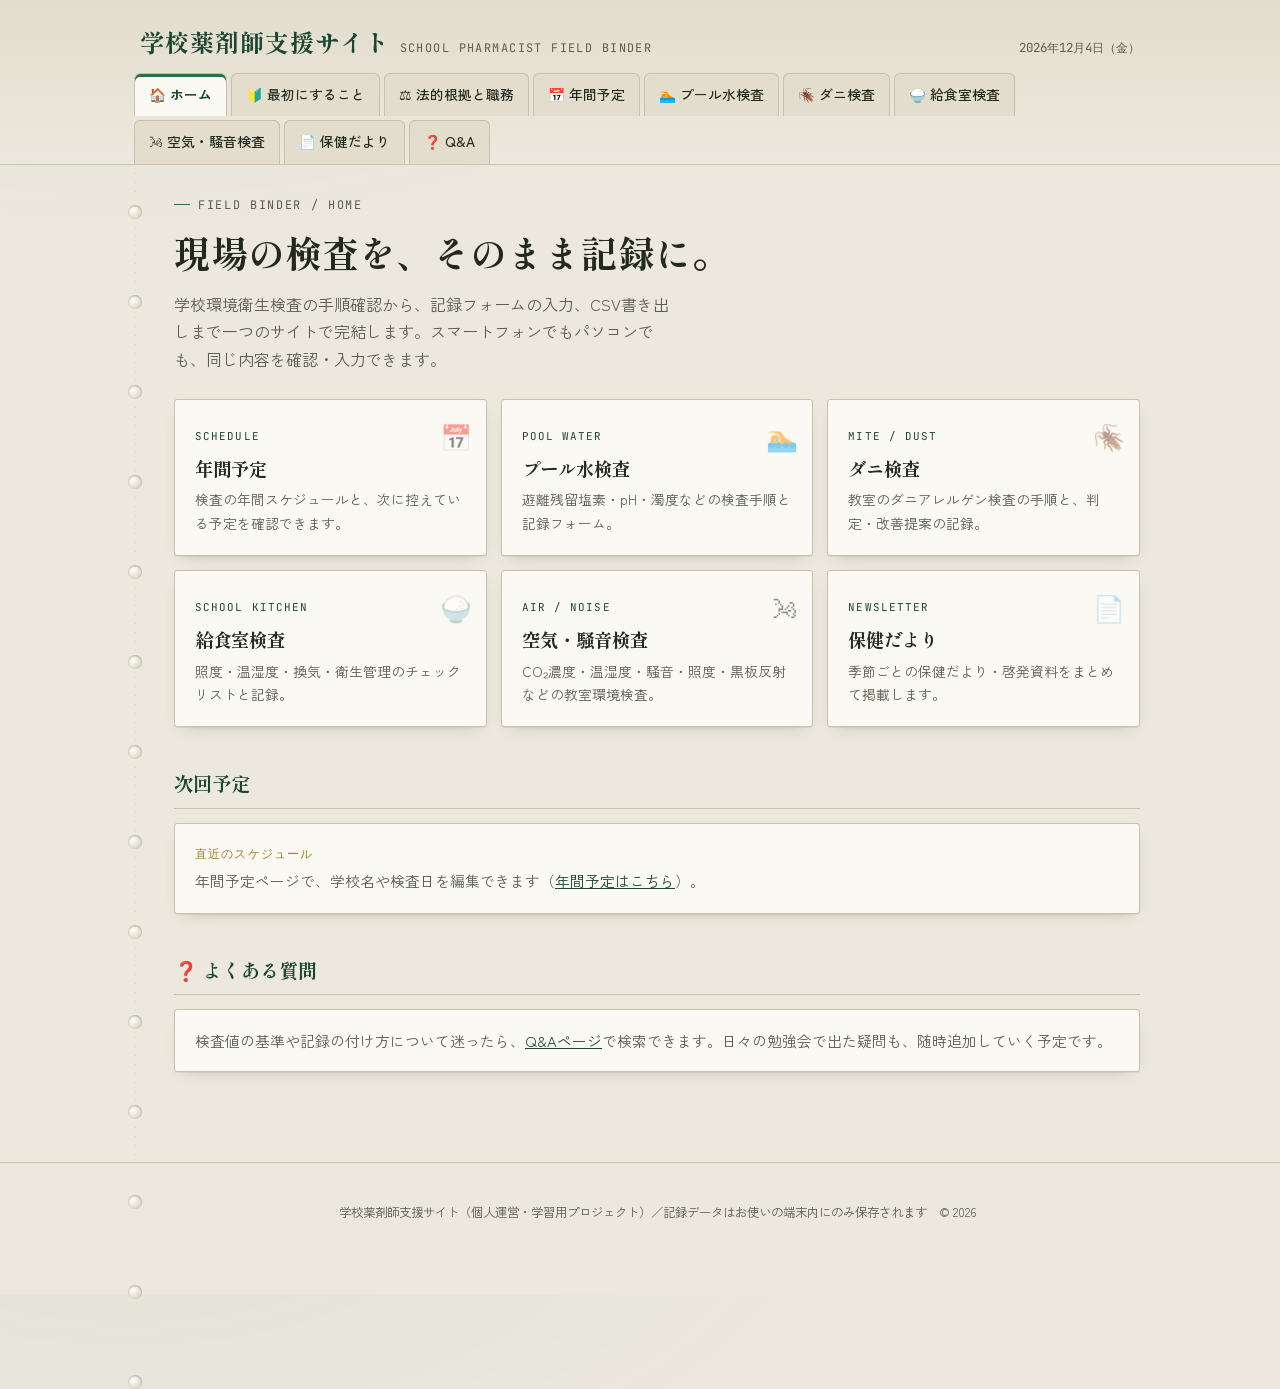
<file: index.html>
<!DOCTYPE html>
<html lang="ja">
<head>
<meta charset="UTF-8">
<meta name="viewport" content="width=device-width, initial-scale=1.0">
<title>学校薬剤師支援サイト｜検査帳票・記録・保健だより</title>
<meta name="description" content="学校薬剤師の日常業務を支える検査記録帳票サイト。プール水・ダニ・給食室・空気/騒音検査の手順と記録フォーム、年間予定、保健だより、Q&Aをまとめています。">
<link rel="stylesheet" href="css/style.css">
</head>
<body>

<header class="site-header">
  <div class="header-top">
    <a class="brand" href="index.html">
      <span class="mark">学校薬剤師支援サイト</span>
      <span class="sub">SCHOOL PHARMACIST FIELD BINDER</span>
    </a>
    <div class="header-meta" id="today-label"></div>
  </div>
  <nav class="tabnav" aria-label="サイト内ナビゲーション">
    <a href="index.html">🏠 ホーム</a>
    <a href="pages/first-steps.html" data-cat="first">🔰 最初にすること</a>
    <a href="pages/legal.html" data-cat="legal">⚖ 法的根拠と職務</a>
    <a href="pages/schedule.html" data-cat="schedule">📅 年間予定</a>
    <a href="pages/pool.html">🏊 プール水検査</a>
    <a href="pages/mite.html" data-cat="mite">🪳 ダニ検査</a>
    <a href="pages/kitchen.html" data-cat="kitchen">🍚 給食室検査</a>
    <a href="pages/air.html" data-cat="air">🌬 空気・騒音検査</a>
    <a href="pages/newsletter.html">📄 保健だより</a>
    <a href="pages/qa.html">❓ Q&amp;A</a>
  </nav>
</header>

<div class="binder">
  <div class="binder-holes"></div>
  <main>

    <section class="page-head">
      <p class="eyebrow">FIELD BINDER / HOME</p>
      <h1>現場の検査を、そのまま記録に。</h1>
      <p>学校環境衛生検査の手順確認から、記録フォームの入力、CSV書き出しまで一つのサイトで完結します。スマートフォンでもパソコンでも、同じ内容を確認・入力できます。</p>
    </section>

    <div class="grid grid-3">
      <a class="menu-card card" href="pages/schedule.html">
        <span class="icon">📅</span>
        <span class="tag">SCHEDULE</span>
        <h3>年間予定</h3>
        <p>検査の年間スケジュールと、次に控えている予定を確認できます。</p>
      </a>
      <a class="menu-card card" href="pages/pool.html">
        <span class="icon">🏊</span>
        <span class="tag">POOL WATER</span>
        <h3>プール水検査</h3>
        <p>遊離残留塩素・pH・濁度などの検査手順と記録フォーム。</p>
      </a>
      <a class="menu-card card" href="pages/mite.html">
        <span class="icon">🪳</span>
        <span class="tag">MITE / DUST</span>
        <h3>ダニ検査</h3>
        <p>教室のダニアレルゲン検査の手順と、判定・改善提案の記録。</p>
      </a>
      <a class="menu-card card" href="pages/kitchen.html">
        <span class="icon">🍚</span>
        <span class="tag">SCHOOL KITCHEN</span>
        <h3>給食室検査</h3>
        <p>照度・温湿度・換気・衛生管理のチェックリストと記録。</p>
      </a>
      <a class="menu-card card" href="pages/air.html">
        <span class="icon">🌬</span>
        <span class="tag">AIR / NOISE</span>
        <h3>空気・騒音検査</h3>
        <p>CO₂濃度・温湿度・騒音・照度・黒板反射などの教室環境検査。</p>
      </a>
      <a class="menu-card card" href="pages/newsletter.html">
        <span class="icon">📄</span>
        <span class="tag">NEWSLETTER</span>
        <h3>保健だより</h3>
        <p>季節ごとの保健だより・啓発資料をまとめて掲載します。</p>
      </a>
    </div>

    <h2 class="section-title">次回予定</h2>
    <div class="card" style="padding:20px;">
      <div class="tl-month" style="margin-bottom:4px;">直近のスケジュール</div>
      <div id="next-event-box" style="color:var(--ink-soft);font-size:.92rem;">
        年間予定ページで、学校名や検査日を編集できます（<a href="pages/schedule.html">年間予定はこちら</a>）。
      </div>
    </div>

    <h2 class="section-title">❓ よくある質問</h2>
    <div class="card" style="padding:18px 20px;">
      <p style="margin:0;color:var(--ink-soft);font-size:.92rem;">検査値の基準や記録の付け方について迷ったら、<a href="pages/qa.html">Q&amp;Aページ</a>で検索できます。日々の勉強会で出た疑問も、随時追加していく予定です。</p>
    </div>

  </main>
</div>

<footer class="site-footer">
  <div class="binder">
    <p>学校薬剤師支援サイト（個人運営・学習用プロジェクト）／記録データはお使いの端末内にのみ保存されます　&copy; <span class="footer-year"></span></p>
  </div>
</footer>

<script src="js/app.js"></script>
<script src="js/storage.js"></script>
<script>
(function () {
  const box = document.getElementById("next-event-box");
  const today = new Date().toISOString().slice(0, 10);
  const upcoming = Storage.getRecords("schedule")
    .filter((r) => r.date && r.date >= today)
    .sort((a, b) => a.date.localeCompare(b.date));
  if (upcoming.length) {
    const r = upcoming[0];
    box.innerHTML = `
      <div style="font-family:var(--font-mono);color:var(--gold);font-size:1.4rem;font-weight:700;">${r.date}</div>
      <div style="font-family:var(--font-display);font-size:1.1rem;margin:2px 0;">${r.school || ""}</div>
      <div>${r.type || ""}${r.note ? " ／ " + r.note : ""}</div>
      <p style="margin-top:8px;"><a href="pages/schedule.html">すべての予定を見る →</a></p>
    `;
  }
})();
</script>
</body>
</html>
</file>
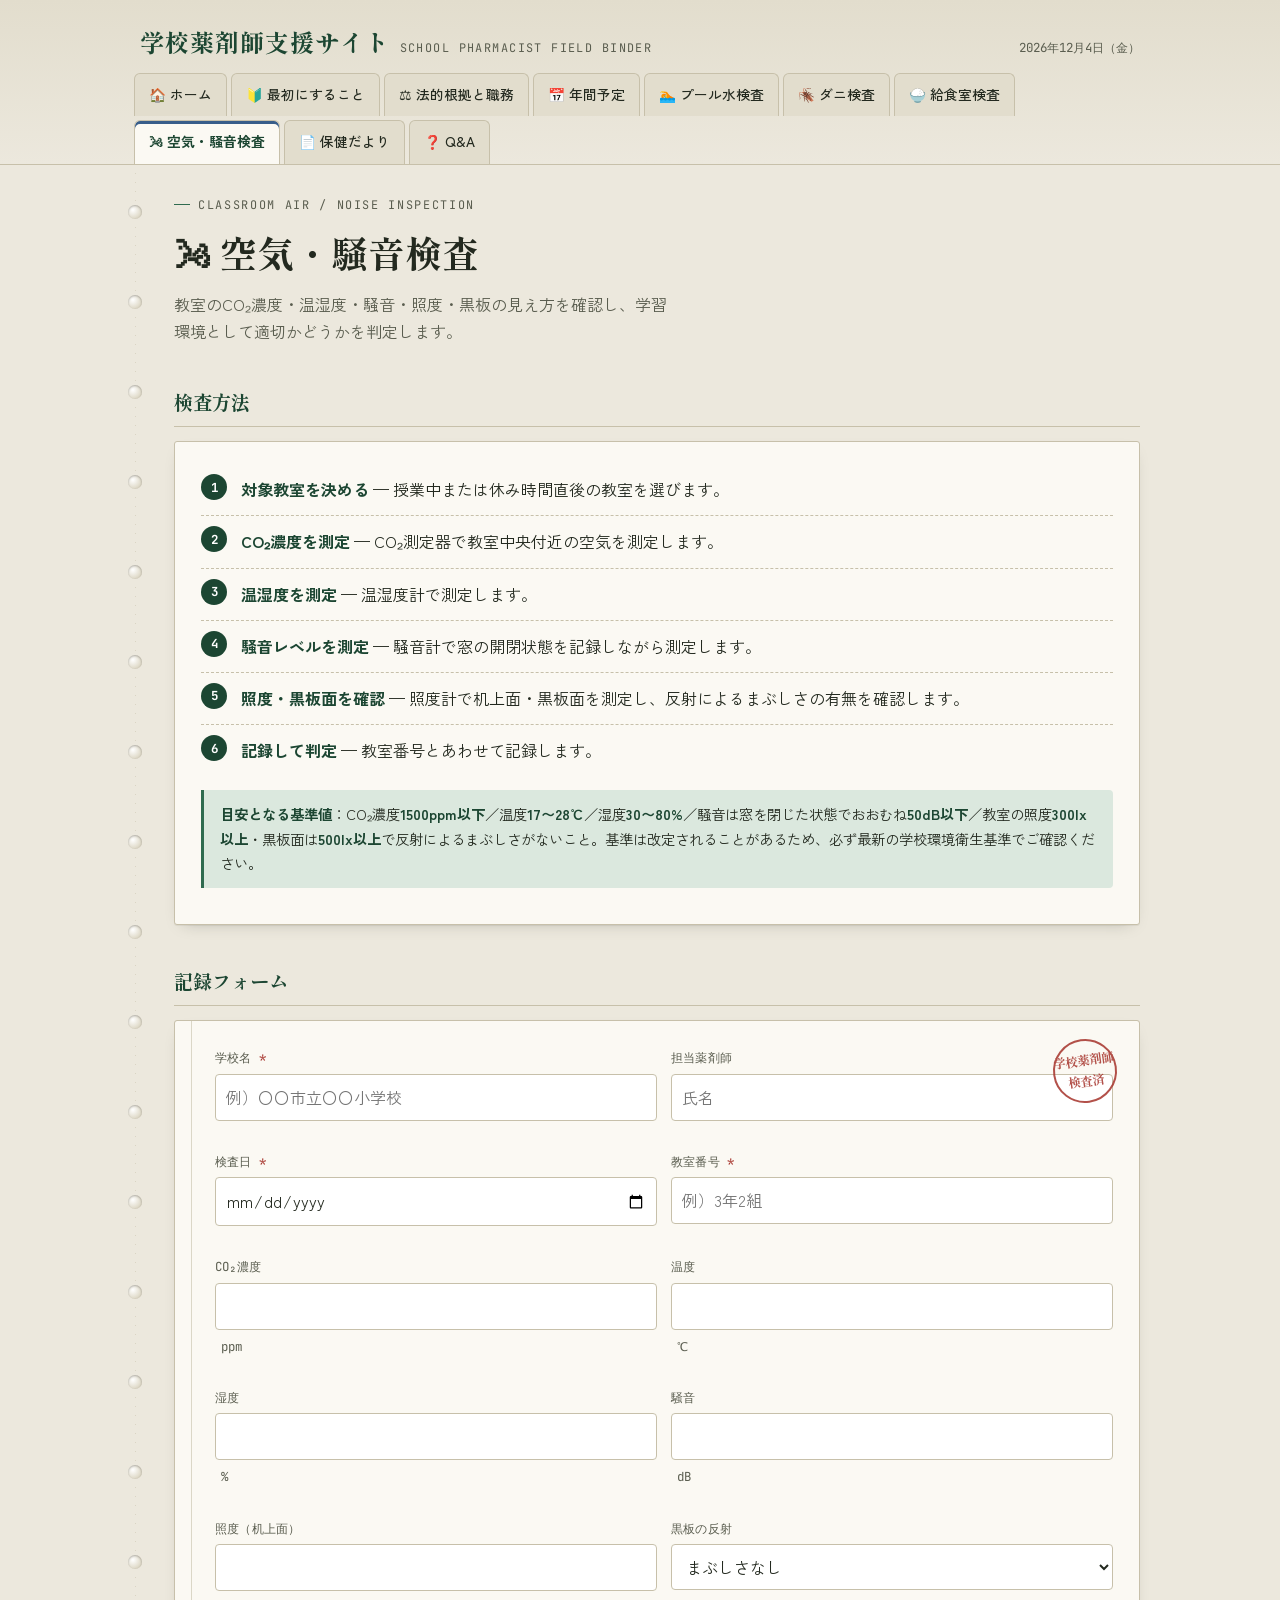
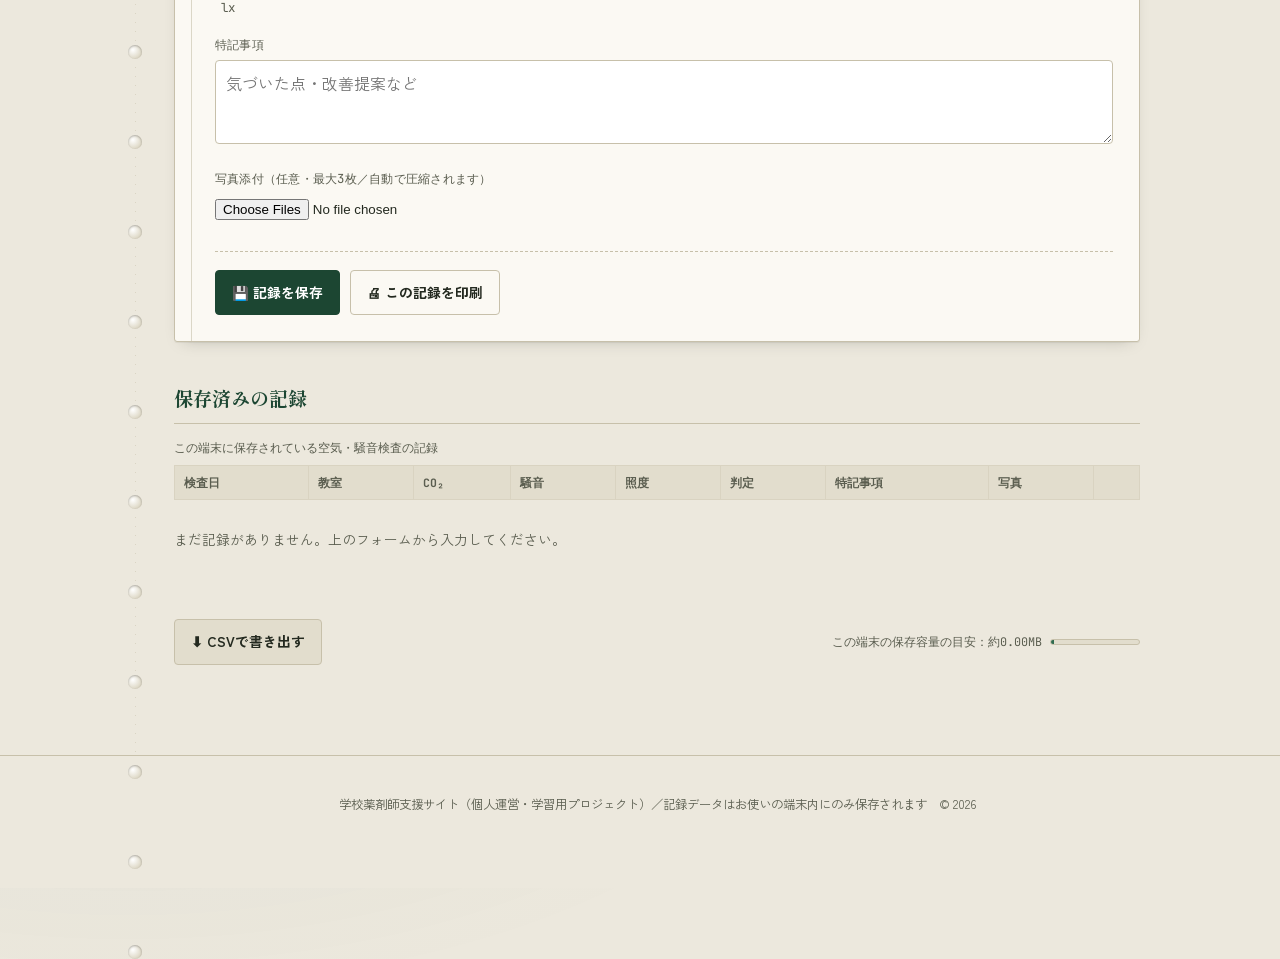
<file: pages/air.html>
<!DOCTYPE html>
<html lang="ja">
<head>
<meta charset="UTF-8">
<meta name="viewport" content="width=device-width, initial-scale=1.0">
<title>空気・騒音検査｜学校薬剤師支援サイト</title>
<link rel="stylesheet" href="../css/style.css">
</head>
<body>

<header class="site-header">
  <div class="header-top">
    <a class="brand" href="../index.html">
      <span class="mark">学校薬剤師支援サイト</span>
      <span class="sub">SCHOOL PHARMACIST FIELD BINDER</span>
    </a>
    <div class="header-meta" id="today-label"></div>
  </div>
  <nav class="tabnav" aria-label="サイト内ナビゲーション">
    <a href="../index.html">🏠 ホーム</a>
    <a href="first-steps.html" data-cat="first">🔰 最初にすること</a>
    <a href="legal.html" data-cat="legal">⚖ 法的根拠と職務</a>
    <a href="schedule.html" data-cat="schedule">📅 年間予定</a>
    <a href="pool.html">🏊 プール水検査</a>
    <a href="mite.html" data-cat="mite">🪳 ダニ検査</a>
    <a href="kitchen.html" data-cat="kitchen">🍚 給食室検査</a>
    <a href="air.html" data-cat="air">🌬 空気・騒音検査</a>
    <a href="newsletter.html">📄 保健だより</a>
    <a href="qa.html">❓ Q&amp;A</a>
  </nav>
</header>

<div class="binder">
  <div class="binder-holes"></div>
  <main>

    <section class="page-head">
      <p class="eyebrow">CLASSROOM AIR / NOISE INSPECTION</p>
      <h1>🌬 空気・騒音検査</h1>
      <p>教室のCO₂濃度・温湿度・騒音・照度・黒板の見え方を確認し、学習環境として適切かどうかを判定します。</p>
    </section>

    <h2 class="section-title">検査方法</h2>
    <div class="card" style="padding:22px 26px;">
      <ol class="steps">
        <li><b>対象教室を決める</b> — 授業中または休み時間直後の教室を選びます。</li>
        <li><b>CO₂濃度を測定</b> — CO₂測定器で教室中央付近の空気を測定します。</li>
        <li><b>温湿度を測定</b> — 温湿度計で測定します。</li>
        <li><b>騒音レベルを測定</b> — 騒音計で窓の開閉状態を記録しながら測定します。</li>
        <li><b>照度・黒板面を確認</b> — 照度計で机上面・黒板面を測定し、反射によるまぶしさの有無を確認します。</li>
        <li><b>記録して判定</b> — 教室番号とあわせて記録します。</li>
      </ol>
      <div class="criteria">
        <b>目安となる基準値</b>：CO₂濃度<b>1500ppm以下</b>／温度<b>17〜28℃</b>／湿度<b>30〜80%</b>／騒音は窓を閉じた状態でおおむね<b>50dB以下</b>／教室の照度<b>300lx以上</b>・黒板面は<b>500lx以上</b>で反射によるまぶしさがないこと。基準は改定されることがあるため、必ず最新の学校環境衛生基準でご確認ください。
      </div>
    </div>

    <h2 class="section-title">記録フォーム</h2>
    <form class="slip" id="air-form">
      <div class="stamp">学校薬剤師<br>検査済</div>
      <div class="grid grid-2">
        <div class="field">
          <label for="school">学校名 <span class="req">*</span></label>
          <input type="text" id="school" required placeholder="例）〇〇市立〇〇小学校">
        </div>
        <div class="field">
          <label for="pharmacist">担当薬剤師</label>
          <input type="text" id="pharmacist" placeholder="氏名">
        </div>
        <div class="field">
          <label for="date">検査日 <span class="req">*</span></label>
          <input type="date" id="date" required>
        </div>
        <div class="field">
          <label for="room">教室番号 <span class="req">*</span></label>
          <input type="text" id="room" required placeholder="例）3年2組">
        </div>
        <div class="field">
          <label for="co2">CO₂濃度</label>
          <div class="field-row"><input type="number" step="1" id="co2"><span class="unit">ppm</span></div>
        </div>
        <div class="field">
          <label for="temp">温度</label>
          <div class="field-row"><input type="number" step="0.1" id="temp"><span class="unit">℃</span></div>
        </div>
        <div class="field">
          <label for="humidity">湿度</label>
          <div class="field-row"><input type="number" step="1" id="humidity"><span class="unit">%</span></div>
        </div>
        <div class="field">
          <label for="noise">騒音</label>
          <div class="field-row"><input type="number" step="0.1" id="noise"><span class="unit">dB</span></div>
        </div>
        <div class="field">
          <label for="lux">照度（机上面）</label>
          <div class="field-row"><input type="number" step="1" id="lux"><span class="unit">lx</span></div>
        </div>
        <div class="field">
          <label for="reflection">黒板の反射</label>
          <select id="reflection">
            <option value="まぶしさなし">まぶしさなし</option>
            <option value="ややまぶしい">ややまぶしい</option>
            <option value="まぶしく見えにくい">まぶしく見えにくい</option>
          </select>
        </div>
      </div>
      <div class="field">
        <label for="note">特記事項</label>
        <textarea id="note" placeholder="気づいた点・改善提案など"></textarea>
      </div>
      <div class="field">
        <label>写真添付（任意・最大3枚／自動で圧縮されます）</label>
        <input type="file" accept="image/*" multiple id="photo-input">
        <div class="photo-preview" id="photo-preview"></div>
      </div>
      <div class="form-actions">
        <button type="submit" class="btn-primary">💾 記録を保存</button>
        <button type="button" class="btn-ghost" id="print-btn">🖨 この記録を印刷</button>
        <span class="status-msg" id="status"></span>
      </div>
    </form>

    <h2 class="section-title">保存済みの記録</h2>
    <div class="table-wrap">
      <table class="records" id="records-table">
        <caption>この端末に保存されている空気・騒音検査の記録</caption>
        <thead>
          <tr>
            <th>検査日</th><th>教室</th><th class="num">CO₂</th><th class="num">騒音</th><th class="num">照度</th><th>判定</th><th>特記事項</th><th>写真</th><th></th>
          </tr>
        </thead>
        <tbody id="records-body"></tbody>
      </table>
      <p class="empty-note" id="empty-note" style="display:none;">まだ記録がありません。上のフォームから入力してください。</p>
    </div>
    <div class="form-actions" style="border-top:none;flex-wrap:wrap;justify-content:space-between;">
      <button type="button" id="csv-btn">⬇ CSVで書き出す</button>
      <div class="storage-meter" id="storage-meter"></div>
    </div>

  </main>
</div>

<footer class="site-footer">
  <div class="binder">
    <p>学校薬剤師支援サイト（個人運営・学習用プロジェクト）／記録データはお使いの端末内にのみ保存されます　&copy; <span class="footer-year"></span></p>
  </div>
</footer>

<script src="../js/app.js"></script>
<script src="../js/storage.js"></script>
<script src="../js/csv.js"></script>
<script src="../js/photo.js"></script>
<script>
const TYPE = "air";
const form = document.getElementById("air-form");
const statusEl = document.getElementById("status");
const photoManager = createPhotoManager("photo-input", "photo-preview", 3);

form.addEventListener("submit", (e) => {
  e.preventDefault();
  const co2 = parseFloat(document.getElementById("co2").value);
  const temp = parseFloat(document.getElementById("temp").value);
  const humidity = parseFloat(document.getElementById("humidity").value);
  const noise = parseFloat(document.getElementById("noise").value);
  const lux = parseFloat(document.getElementById("lux").value);
  const reflection = document.getElementById("reflection").value;

  const pass =
    (isNaN(co2) || co2 <= 1500) &&
    (isNaN(temp) || (temp >= 17 && temp <= 28)) &&
    (isNaN(humidity) || (humidity >= 30 && humidity <= 80)) &&
    (isNaN(noise) || noise <= 50) &&
    (isNaN(lux) || lux >= 300) &&
    reflection === "まぶしさなし";

  const data = {
    school: document.getElementById("school").value,
    pharmacist: document.getElementById("pharmacist").value,
    date: document.getElementById("date").value,
    room: document.getElementById("room").value,
    co2: isNaN(co2) ? "" : co2,
    temp: isNaN(temp) ? "" : temp,
    humidity: isNaN(humidity) ? "" : humidity,
    noise: isNaN(noise) ? "" : noise,
    lux: isNaN(lux) ? "" : lux,
    reflection,
    note: document.getElementById("note").value,
    photos: photoManager.getPhotos(),
    pass,
  };
  Storage.saveRecord(TYPE, data);
  form.reset();
  photoManager.reset();
  flashStatus(statusEl, "保存しました");
  renderTable();
});

document.getElementById("print-btn").addEventListener("click", () => window.print());

document.getElementById("csv-btn").addEventListener("click", () => {
  const cols = [
    {key:"date", label:"検査日"}, {key:"school", label:"学校名"}, {key:"pharmacist", label:"担当薬剤師"}, {key:"room", label:"教室番号"},
    {key:"co2", label:"CO2(ppm)"}, {key:"temp", label:"温度(℃)"}, {key:"humidity", label:"湿度(%)"},
    {key:"noise", label:"騒音(dB)"}, {key:"lux", label:"照度(lx)"}, {key:"reflection", label:"黒板の反射"}, {key:"note", label:"特記事項"},
  ];
  exportRecordsToCSV("空気騒音検査記録.csv", cols, Storage.getRecords(TYPE));
});

function renderTable(){
  const records = Storage.getRecords(TYPE);
  const body = document.getElementById("records-body");
  const empty = document.getElementById("empty-note");
  body.innerHTML = "";
  empty.style.display = records.length ? "none" : "block";
  records.forEach((r) => {
    const tr = document.createElement("tr");
    tr.innerHTML = `
      <td>${r.date || ""}</td>
      <td>${r.room || ""}</td>
      <td class="num">${r.co2 ?? ""}</td>
      <td class="num">${r.noise ?? ""}</td>
      <td class="num">${r.lux ?? ""}</td>
      <td>${badgeHTML(r.pass)}</td>
      <td>${r.note || ""}</td>
      <td>${(r.photos || []).map((p) => `<img class="table-thumb" src="${p}" data-src="${p}">`).join("")}</td>
      <td><button class="row-del" title="削除" data-id="${r.id}">✕</button></td>
    `;
    body.appendChild(tr);
  });
  body.querySelectorAll(".row-del").forEach((btn) => {
    btn.addEventListener("click", () => {
      Storage.deleteRecord(TYPE, btn.dataset.id);
      renderTable();
    });
  });
  renderStorageMeter("storage-meter");
}
enablePhotoLightbox(document.getElementById("records-body"));
renderTable();
</script>
</body>
</html>
</file>
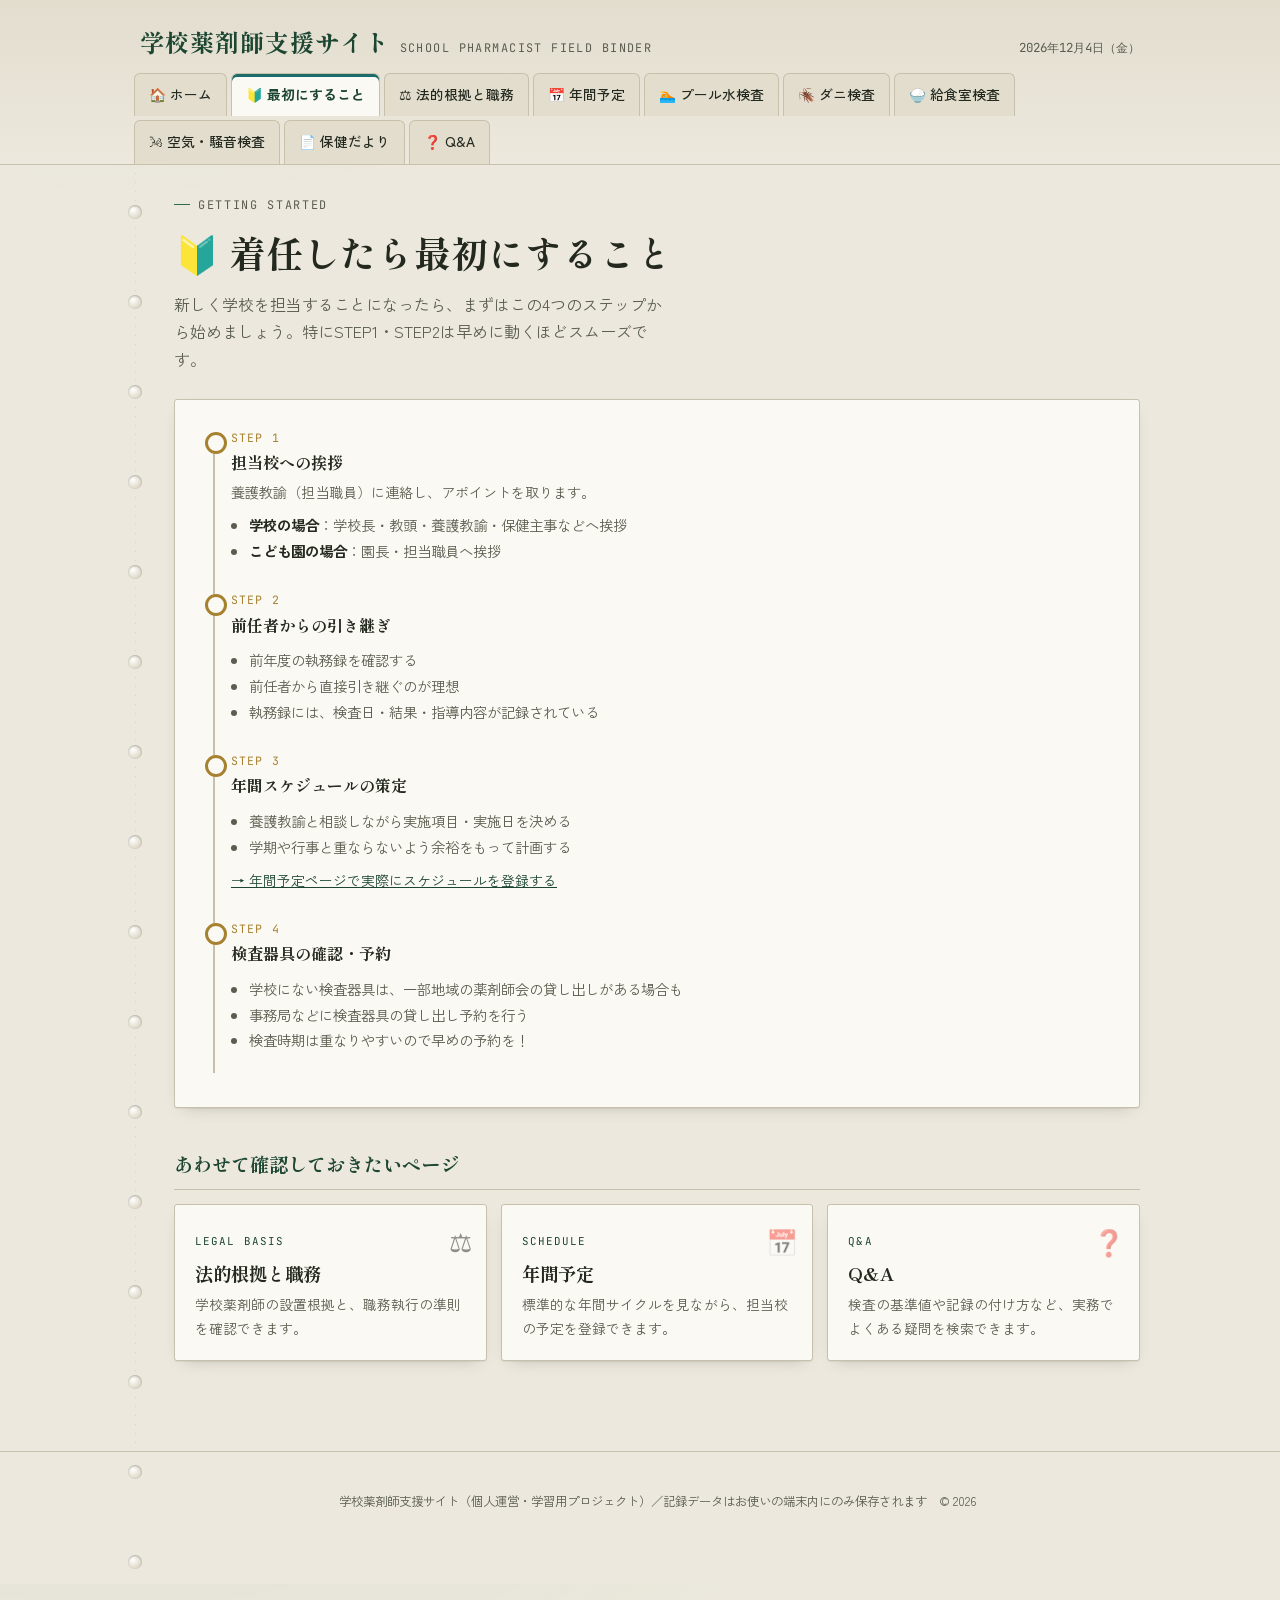
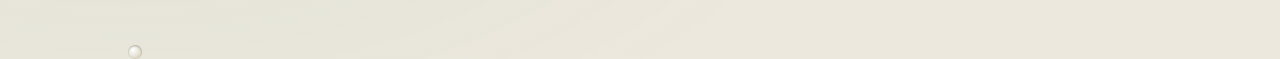
<file: pages/first-steps.html>
<!DOCTYPE html>
<html lang="ja">
<head>
<meta charset="UTF-8">
<meta name="viewport" content="width=device-width, initial-scale=1.0">
<title>最初にすること｜学校薬剤師支援サイト</title>
<link rel="stylesheet" href="../css/style.css">
</head>
<body>

<header class="site-header">
  <div class="header-top">
    <a class="brand" href="../index.html">
      <span class="mark">学校薬剤師支援サイト</span>
      <span class="sub">SCHOOL PHARMACIST FIELD BINDER</span>
    </a>
    <div class="header-meta" id="today-label"></div>
  </div>
  <nav class="tabnav" aria-label="サイト内ナビゲーション">
    <a href="../index.html">🏠 ホーム</a>
    <a href="first-steps.html" data-cat="first">🔰 最初にすること</a>
    <a href="legal.html" data-cat="legal">⚖ 法的根拠と職務</a>
    <a href="schedule.html" data-cat="schedule">📅 年間予定</a>
    <a href="pool.html">🏊 プール水検査</a>
    <a href="mite.html" data-cat="mite">🪳 ダニ検査</a>
    <a href="kitchen.html" data-cat="kitchen">🍚 給食室検査</a>
    <a href="air.html" data-cat="air">🌬 空気・騒音検査</a>
    <a href="newsletter.html">📄 保健だより</a>
    <a href="qa.html">❓ Q&amp;A</a>
  </nav>
</header>

<div class="binder">
  <div class="binder-holes"></div>
  <main>

    <section class="page-head">
      <p class="eyebrow">GETTING STARTED</p>
      <h1>🔰 着任したら最初にすること</h1>
      <p>新しく学校を担当することになったら、まずはこの4つのステップから始めましょう。特にSTEP1・STEP2は早めに動くほどスムーズです。</p>
    </section>

    <div class="card" style="padding:28px 30px;">
      <div class="timeline">

        <div class="tl-item">
          <div class="tl-month">STEP 1</div>
          <h4>担当校への挨拶</h4>
          <p>養護教諭（担当職員）に連絡し、アポイントを取ります。</p>
          <ul style="margin:8px 0 0;padding-left:18px;color:var(--ink-soft);font-size:.9rem;line-height:1.8;">
            <li><b style="color:var(--ink);">学校の場合</b>：学校長・教頭・養護教諭・保健主事などへ挨拶</li>
            <li><b style="color:var(--ink);">こども園の場合</b>：園長・担当職員へ挨拶</li>
          </ul>
        </div>

        <div class="tl-item">
          <div class="tl-month">STEP 2</div>
          <h4>前任者からの引き継ぎ</h4>
          <ul style="margin:8px 0 0;padding-left:18px;color:var(--ink-soft);font-size:.9rem;line-height:1.8;">
            <li>前年度の執務録を確認する</li>
            <li>前任者から直接引き継ぐのが理想</li>
            <li>執務録には、検査日・結果・指導内容が記録されている</li>
          </ul>
        </div>

        <div class="tl-item">
          <div class="tl-month">STEP 3</div>
          <h4>年間スケジュールの策定</h4>
          <ul style="margin:8px 0 0;padding-left:18px;color:var(--ink-soft);font-size:.9rem;line-height:1.8;">
            <li>養護教諭と相談しながら実施項目・実施日を決める</li>
            <li>学期や行事と重ならないよう余裕をもって計画する</li>
          </ul>
          <p style="margin:10px 0 0;font-size:.86rem;"><a href="schedule.html">→ 年間予定ページで実際にスケジュールを登録する</a></p>
        </div>

        <div class="tl-item">
          <div class="tl-month">STEP 4</div>
          <h4>検査器具の確認・予約</h4>
          <ul style="margin:8px 0 0;padding-left:18px;color:var(--ink-soft);font-size:.9rem;line-height:1.8;">
            <li>学校にない検査器具は、一部地域の薬剤師会の貸し出しがある場合も</li>
            <li>事務局などに検査器具の貸し出し予約を行う</li>
            <li>検査時期は重なりやすいので早めの予約を！</li>
          </ul>
        </div>

      </div>
    </div>

    <h2 class="section-title">あわせて確認しておきたいページ</h2>
    <div class="grid grid-3">
      <a class="menu-card card" href="legal.html">
        <span class="icon">⚖</span>
        <span class="tag">LEGAL BASIS</span>
        <h3>法的根拠と職務</h3>
        <p>学校薬剤師の設置根拠と、職務執行の準則を確認できます。</p>
      </a>
      <a class="menu-card card" href="schedule.html">
        <span class="icon">📅</span>
        <span class="tag">SCHEDULE</span>
        <h3>年間予定</h3>
        <p>標準的な年間サイクルを見ながら、担当校の予定を登録できます。</p>
      </a>
      <a class="menu-card card" href="qa.html">
        <span class="icon">❓</span>
        <span class="tag">Q&amp;A</span>
        <h3>Q&amp;A</h3>
        <p>検査の基準値や記録の付け方など、実務でよくある疑問を検索できます。</p>
      </a>
    </div>

  </main>
</div>

<footer class="site-footer">
  <div class="binder">
    <p>学校薬剤師支援サイト（個人運営・学習用プロジェクト）／記録データはお使いの端末内にのみ保存されます　&copy; <span class="footer-year"></span></p>
  </div>
</footer>

<script src="../js/app.js"></script>
</body>
</html>
</file>
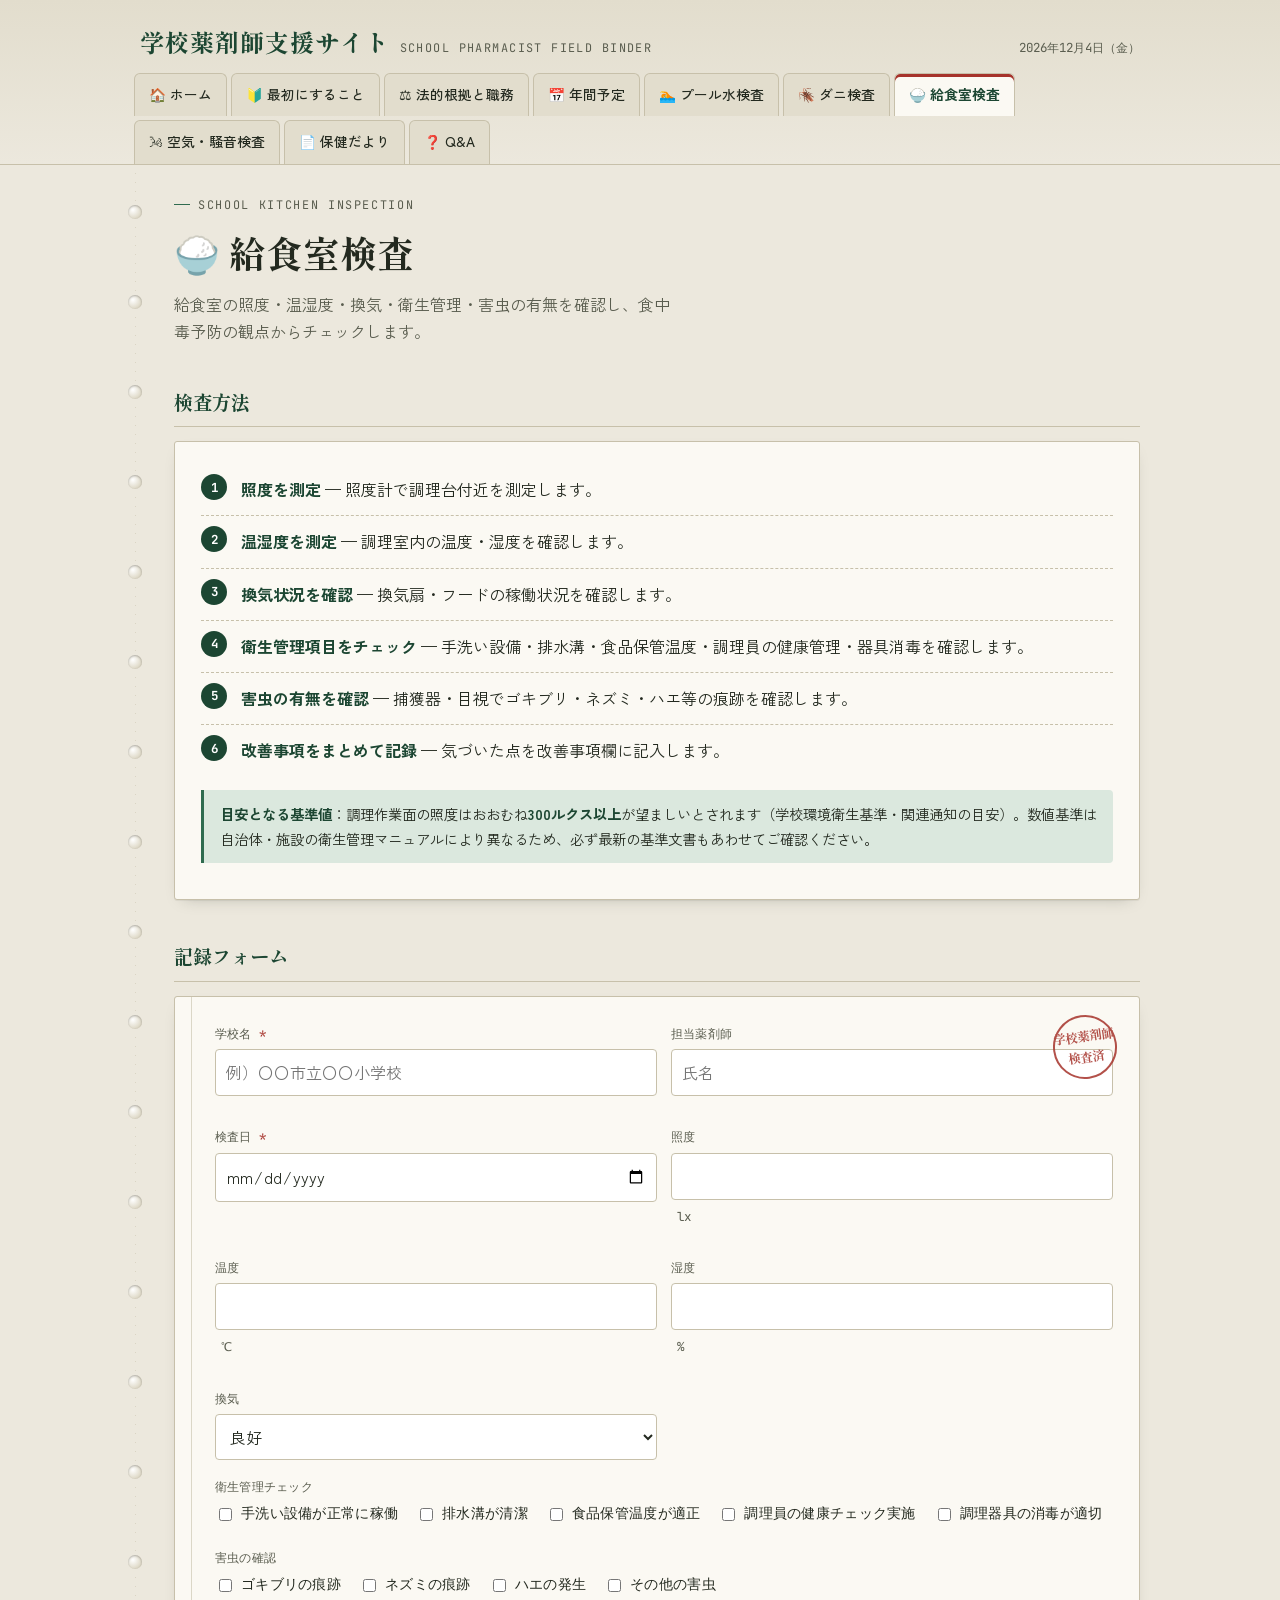
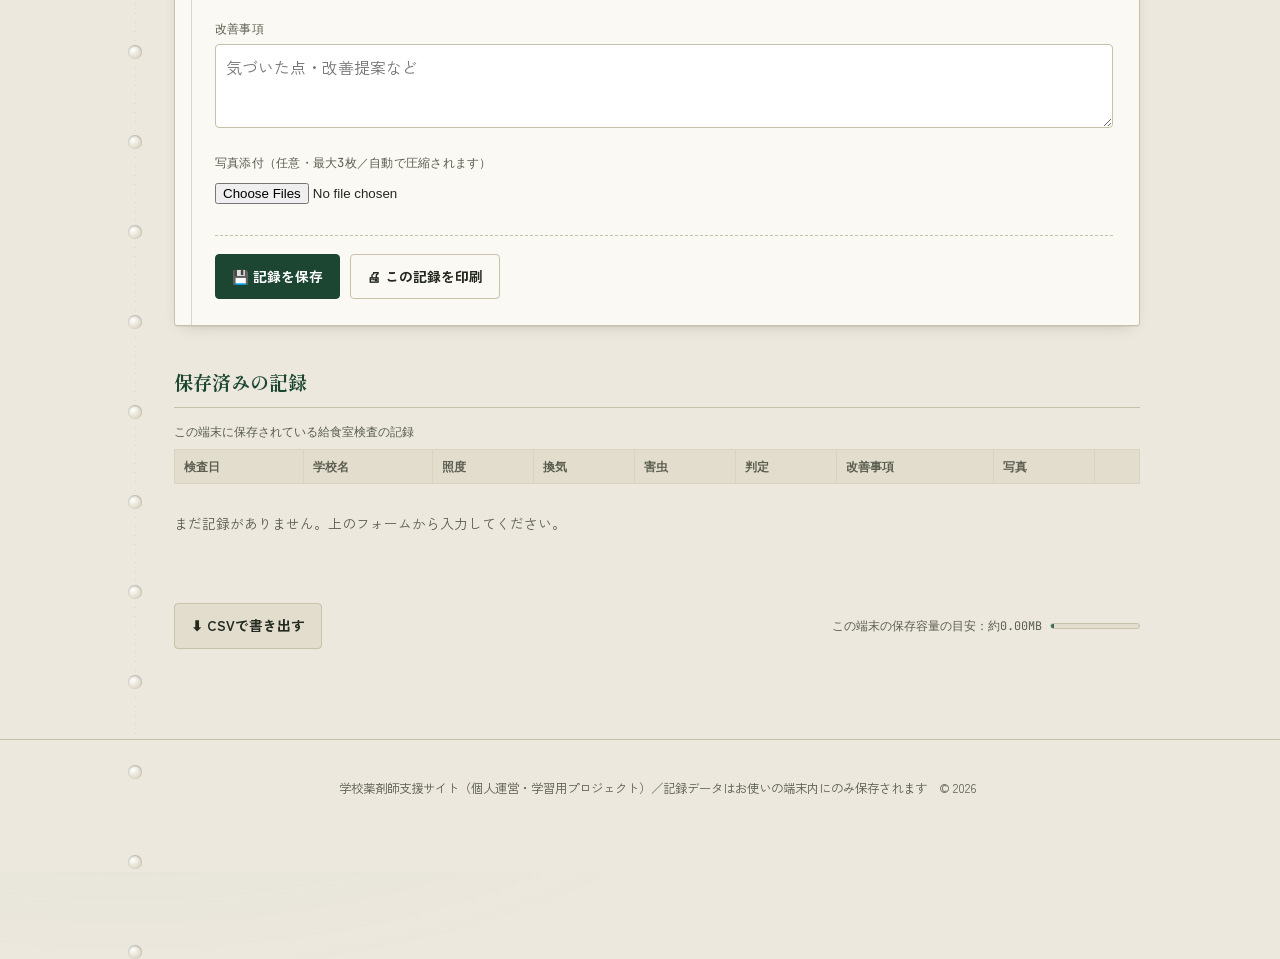
<file: pages/kitchen.html>
<!DOCTYPE html>
<html lang="ja">
<head>
<meta charset="UTF-8">
<meta name="viewport" content="width=device-width, initial-scale=1.0">
<title>給食室検査｜学校薬剤師支援サイト</title>
<link rel="stylesheet" href="../css/style.css">
</head>
<body>

<header class="site-header">
  <div class="header-top">
    <a class="brand" href="../index.html">
      <span class="mark">学校薬剤師支援サイト</span>
      <span class="sub">SCHOOL PHARMACIST FIELD BINDER</span>
    </a>
    <div class="header-meta" id="today-label"></div>
  </div>
  <nav class="tabnav" aria-label="サイト内ナビゲーション">
    <a href="../index.html">🏠 ホーム</a>
    <a href="first-steps.html" data-cat="first">🔰 最初にすること</a>
    <a href="legal.html" data-cat="legal">⚖ 法的根拠と職務</a>
    <a href="schedule.html" data-cat="schedule">📅 年間予定</a>
    <a href="pool.html">🏊 プール水検査</a>
    <a href="mite.html" data-cat="mite">🪳 ダニ検査</a>
    <a href="kitchen.html" data-cat="kitchen">🍚 給食室検査</a>
    <a href="air.html" data-cat="air">🌬 空気・騒音検査</a>
    <a href="newsletter.html">📄 保健だより</a>
    <a href="qa.html">❓ Q&amp;A</a>
  </nav>
</header>

<div class="binder">
  <div class="binder-holes"></div>
  <main>

    <section class="page-head">
      <p class="eyebrow">SCHOOL KITCHEN INSPECTION</p>
      <h1>🍚 給食室検査</h1>
      <p>給食室の照度・温湿度・換気・衛生管理・害虫の有無を確認し、食中毒予防の観点からチェックします。</p>
    </section>

    <h2 class="section-title">検査方法</h2>
    <div class="card" style="padding:22px 26px;">
      <ol class="steps">
        <li><b>照度を測定</b> — 照度計で調理台付近を測定します。</li>
        <li><b>温湿度を測定</b> — 調理室内の温度・湿度を確認します。</li>
        <li><b>換気状況を確認</b> — 換気扇・フードの稼働状況を確認します。</li>
        <li><b>衛生管理項目をチェック</b> — 手洗い設備・排水溝・食品保管温度・調理員の健康管理・器具消毒を確認します。</li>
        <li><b>害虫の有無を確認</b> — 捕獲器・目視でゴキブリ・ネズミ・ハエ等の痕跡を確認します。</li>
        <li><b>改善事項をまとめて記録</b> — 気づいた点を改善事項欄に記入します。</li>
      </ol>
      <div class="criteria">
        <b>目安となる基準値</b>：調理作業面の照度はおおむね<b>300ルクス以上</b>が望ましいとされます（学校環境衛生基準・関連通知の目安）。数値基準は自治体・施設の衛生管理マニュアルにより異なるため、必ず最新の基準文書もあわせてご確認ください。
      </div>
    </div>

    <h2 class="section-title">記録フォーム</h2>
    <form class="slip" id="kitchen-form">
      <div class="stamp">学校薬剤師<br>検査済</div>
      <div class="grid grid-2">
        <div class="field">
          <label for="school">学校名 <span class="req">*</span></label>
          <input type="text" id="school" required placeholder="例）〇〇市立〇〇小学校">
        </div>
        <div class="field">
          <label for="pharmacist">担当薬剤師</label>
          <input type="text" id="pharmacist" placeholder="氏名">
        </div>
        <div class="field">
          <label for="date">検査日 <span class="req">*</span></label>
          <input type="date" id="date" required>
        </div>
        <div class="field">
          <label for="lux">照度</label>
          <div class="field-row"><input type="number" step="1" id="lux"><span class="unit">lx</span></div>
        </div>
        <div class="field">
          <label for="temp">温度</label>
          <div class="field-row"><input type="number" step="0.1" id="temp"><span class="unit">℃</span></div>
        </div>
        <div class="field">
          <label for="humidity">湿度</label>
          <div class="field-row"><input type="number" step="1" id="humidity"><span class="unit">%</span></div>
        </div>
        <div class="field">
          <label for="ventilation">換気</label>
          <select id="ventilation">
            <option value="良好">良好</option>
            <option value="やや不十分">やや不十分</option>
            <option value="不十分">不十分</option>
          </select>
        </div>
      </div>

      <div class="field">
        <label>衛生管理チェック</label>
        <div class="checks">
          <label><input type="checkbox" name="hygiene" value="手洗い設備が正常に稼働"> 手洗い設備が正常に稼働</label>
          <label><input type="checkbox" name="hygiene" value="排水溝が清潔"> 排水溝が清潔</label>
          <label><input type="checkbox" name="hygiene" value="食品保管温度が適正"> 食品保管温度が適正</label>
          <label><input type="checkbox" name="hygiene" value="調理員の健康チェック実施"> 調理員の健康チェック実施</label>
          <label><input type="checkbox" name="hygiene" value="調理器具の消毒が適切"> 調理器具の消毒が適切</label>
        </div>
      </div>

      <div class="field">
        <label>害虫の確認</label>
        <div class="checks">
          <label><input type="checkbox" name="pest" value="ゴキブリ"> ゴキブリの痕跡</label>
          <label><input type="checkbox" name="pest" value="ネズミ"> ネズミの痕跡</label>
          <label><input type="checkbox" name="pest" value="ハエ"> ハエの発生</label>
          <label><input type="checkbox" name="pest" value="その他"> その他の害虫</label>
        </div>
      </div>

      <div class="field">
        <label for="note">改善事項</label>
        <textarea id="note" placeholder="気づいた点・改善提案など"></textarea>
      </div>
      <div class="field">
        <label>写真添付（任意・最大3枚／自動で圧縮されます）</label>
        <input type="file" accept="image/*" multiple id="photo-input">
        <div class="photo-preview" id="photo-preview"></div>
      </div>
      <div class="form-actions">
        <button type="submit" class="btn-primary">💾 記録を保存</button>
        <button type="button" class="btn-ghost" id="print-btn">🖨 この記録を印刷</button>
        <span class="status-msg" id="status"></span>
      </div>
    </form>

    <h2 class="section-title">保存済みの記録</h2>
    <div class="table-wrap">
      <table class="records" id="records-table">
        <caption>この端末に保存されている給食室検査の記録</caption>
        <thead>
          <tr>
            <th>検査日</th><th>学校名</th><th class="num">照度</th><th>換気</th><th>害虫</th><th>判定</th><th>改善事項</th><th>写真</th><th></th>
          </tr>
        </thead>
        <tbody id="records-body"></tbody>
      </table>
      <p class="empty-note" id="empty-note" style="display:none;">まだ記録がありません。上のフォームから入力してください。</p>
    </div>
    <div class="form-actions" style="border-top:none;flex-wrap:wrap;justify-content:space-between;">
      <button type="button" id="csv-btn">⬇ CSVで書き出す</button>
      <div class="storage-meter" id="storage-meter"></div>
    </div>

  </main>
</div>

<footer class="site-footer">
  <div class="binder">
    <p>学校薬剤師支援サイト（個人運営・学習用プロジェクト）／記録データはお使いの端末内にのみ保存されます　&copy; <span class="footer-year"></span></p>
  </div>
</footer>

<script src="../js/app.js"></script>
<script src="../js/storage.js"></script>
<script src="../js/csv.js"></script>
<script src="../js/photo.js"></script>
<script>
const TYPE = "kitchen";
const form = document.getElementById("kitchen-form");
const statusEl = document.getElementById("status");
const photoManager = createPhotoManager("photo-input", "photo-preview", 3);

form.addEventListener("submit", (e) => {
  e.preventDefault();
  const hygiene = Array.from(document.querySelectorAll('input[name="hygiene"]:checked')).map(el => el.value);
  const pest = Array.from(document.querySelectorAll('input[name="pest"]:checked')).map(el => el.value);
  const lux = parseFloat(document.getElementById("lux").value);

  const pass = (isNaN(lux) || lux >= 300) && pest.length === 0 && hygiene.length >= 3;

  const data = {
    school: document.getElementById("school").value,
    pharmacist: document.getElementById("pharmacist").value,
    date: document.getElementById("date").value,
    lux: isNaN(lux) ? "" : lux,
    temp: document.getElementById("temp").value,
    humidity: document.getElementById("humidity").value,
    ventilation: document.getElementById("ventilation").value,
    hygiene: hygiene.join(" / "),
    pest: pest.length ? pest.join(" / ") : "なし",
    note: document.getElementById("note").value,
    photos: photoManager.getPhotos(),
    pass,
  };
  Storage.saveRecord(TYPE, data);
  form.reset();
  photoManager.reset();
  flashStatus(statusEl, "保存しました");
  renderTable();
});

document.getElementById("print-btn").addEventListener("click", () => window.print());

document.getElementById("csv-btn").addEventListener("click", () => {
  const cols = [
    {key:"date", label:"検査日"}, {key:"school", label:"学校名"}, {key:"pharmacist", label:"担当薬剤師"},
    {key:"lux", label:"照度(lx)"}, {key:"temp", label:"温度(℃)"}, {key:"humidity", label:"湿度(%)"},
    {key:"ventilation", label:"換気"}, {key:"hygiene", label:"衛生管理チェック"}, {key:"pest", label:"害虫"}, {key:"note", label:"改善事項"},
  ];
  exportRecordsToCSV("給食室検査記録.csv", cols, Storage.getRecords(TYPE));
});

function renderTable(){
  const records = Storage.getRecords(TYPE);
  const body = document.getElementById("records-body");
  const empty = document.getElementById("empty-note");
  body.innerHTML = "";
  empty.style.display = records.length ? "none" : "block";
  records.forEach((r) => {
    const tr = document.createElement("tr");
    tr.innerHTML = `
      <td>${r.date || ""}</td>
      <td>${r.school || ""}</td>
      <td class="num">${r.lux ?? ""}</td>
      <td>${r.ventilation || ""}</td>
      <td>${r.pest || ""}</td>
      <td>${badgeHTML(r.pass)}</td>
      <td>${r.note || ""}</td>
      <td>${(r.photos || []).map((p) => `<img class="table-thumb" src="${p}" data-src="${p}">`).join("")}</td>
      <td><button class="row-del" title="削除" data-id="${r.id}">✕</button></td>
    `;
    body.appendChild(tr);
  });
  body.querySelectorAll(".row-del").forEach((btn) => {
    btn.addEventListener("click", () => {
      Storage.deleteRecord(TYPE, btn.dataset.id);
      renderTable();
    });
  });
  renderStorageMeter("storage-meter");
}
enablePhotoLightbox(document.getElementById("records-body"));
renderTable();
</script>
</body>
</html>
</file>
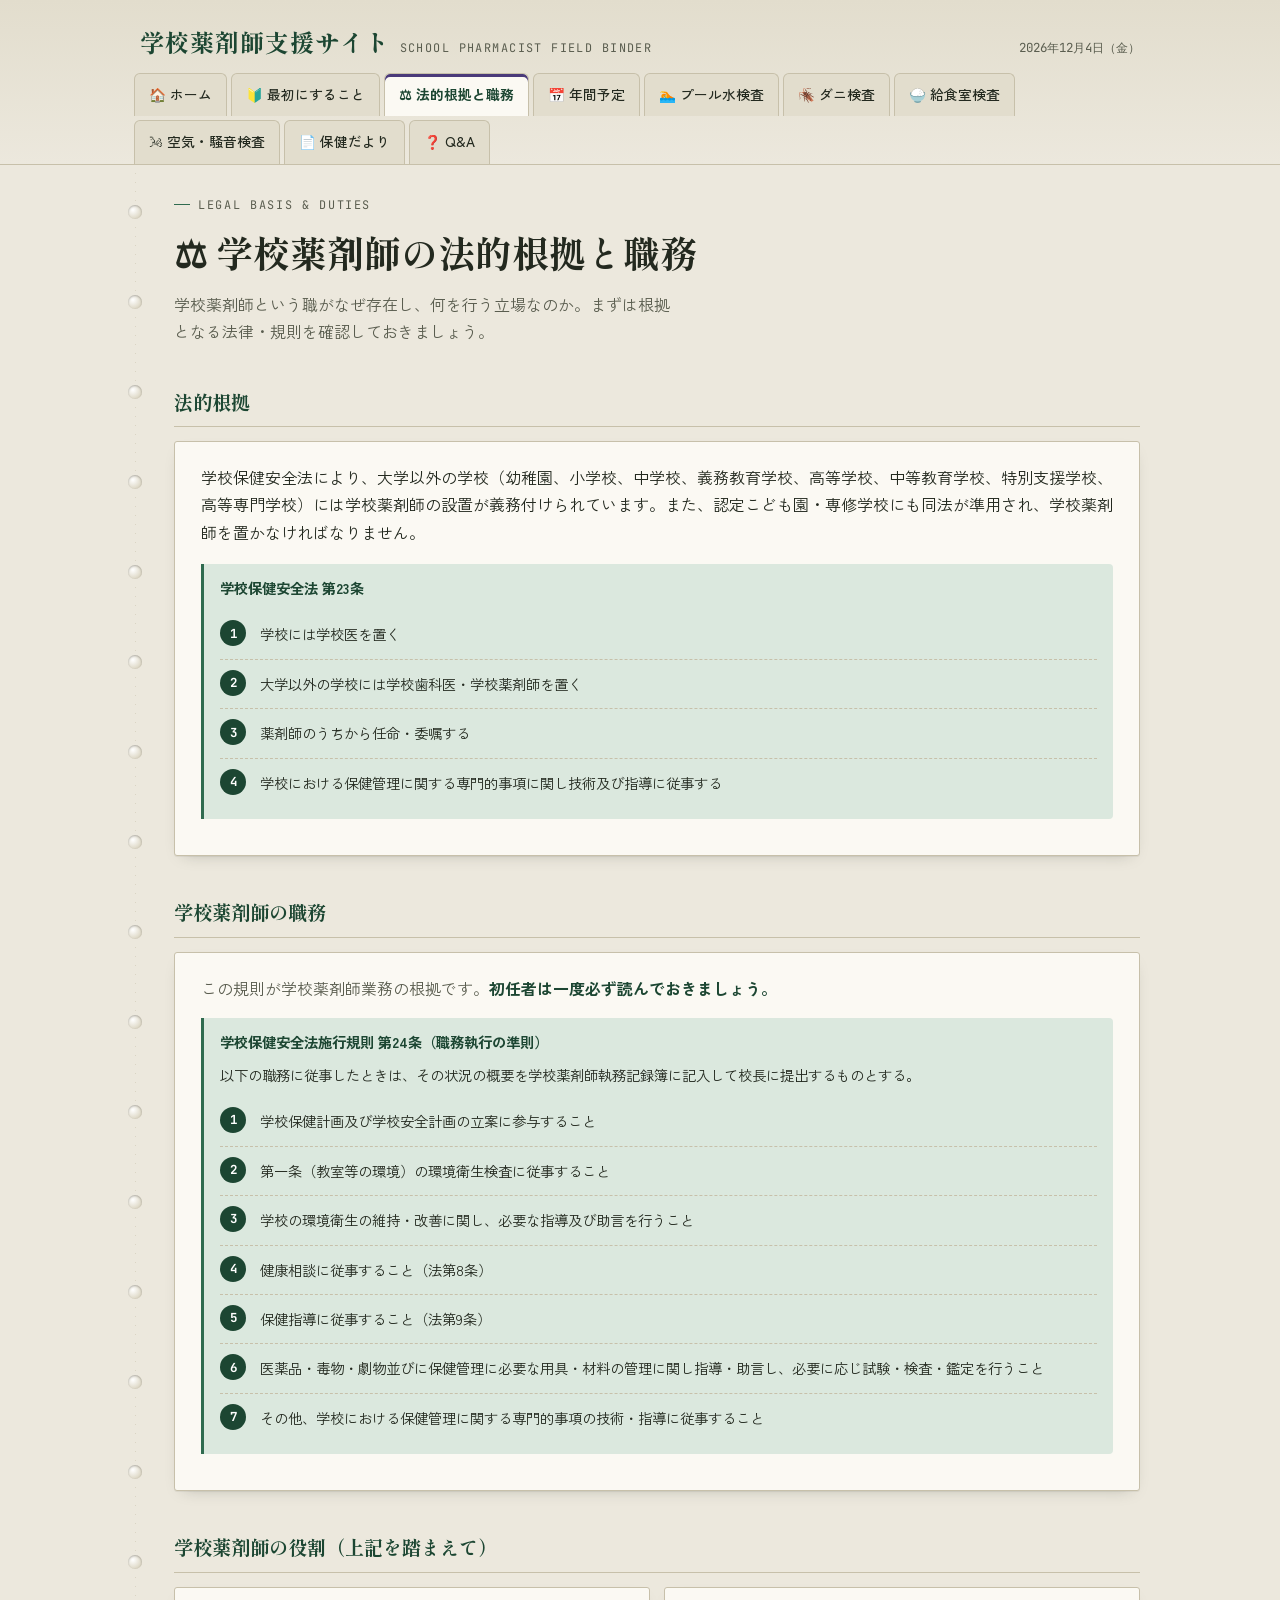
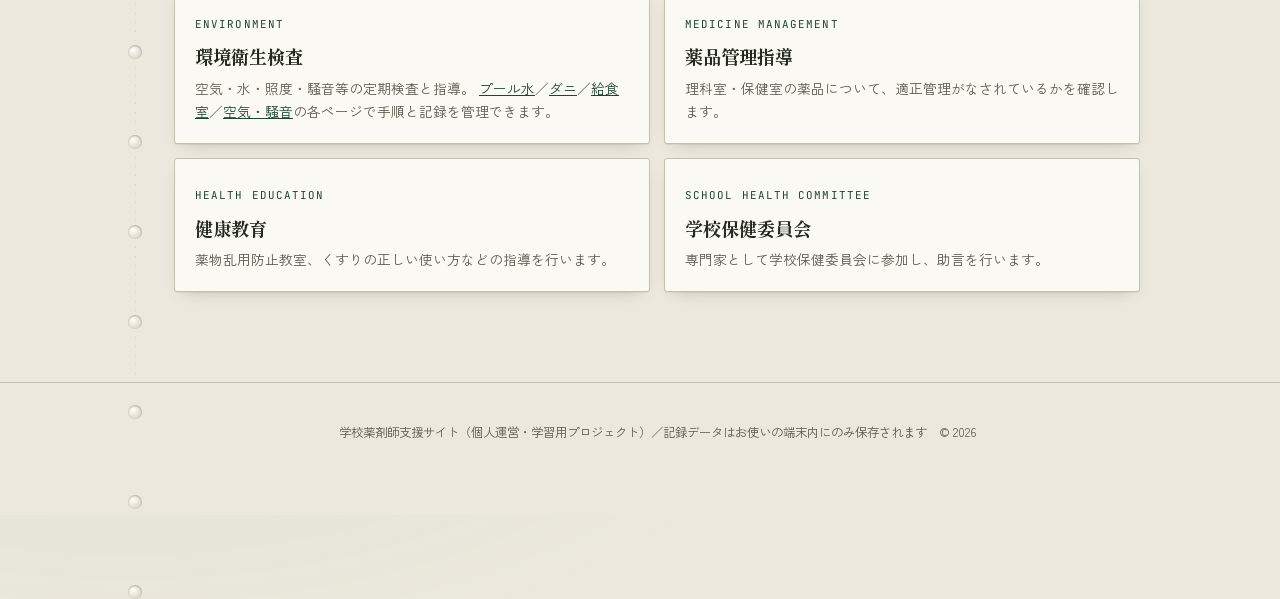
<file: pages/legal.html>
<!DOCTYPE html>
<html lang="ja">
<head>
<meta charset="UTF-8">
<meta name="viewport" content="width=device-width, initial-scale=1.0">
<title>法的根拠と職務｜学校薬剤師支援サイト</title>
<link rel="stylesheet" href="../css/style.css">
</head>
<body>

<header class="site-header">
  <div class="header-top">
    <a class="brand" href="../index.html">
      <span class="mark">学校薬剤師支援サイト</span>
      <span class="sub">SCHOOL PHARMACIST FIELD BINDER</span>
    </a>
    <div class="header-meta" id="today-label"></div>
  </div>
  <nav class="tabnav" aria-label="サイト内ナビゲーション">
    <a href="../index.html">🏠 ホーム</a>
    <a href="first-steps.html" data-cat="first">🔰 最初にすること</a>
    <a href="legal.html" data-cat="legal">⚖ 法的根拠と職務</a>
    <a href="schedule.html" data-cat="schedule">📅 年間予定</a>
    <a href="pool.html">🏊 プール水検査</a>
    <a href="mite.html" data-cat="mite">🪳 ダニ検査</a>
    <a href="kitchen.html" data-cat="kitchen">🍚 給食室検査</a>
    <a href="air.html" data-cat="air">🌬 空気・騒音検査</a>
    <a href="newsletter.html">📄 保健だより</a>
    <a href="qa.html">❓ Q&amp;A</a>
  </nav>
</header>

<div class="binder">
  <div class="binder-holes"></div>
  <main>

    <section class="page-head">
      <p class="eyebrow">LEGAL BASIS &amp; DUTIES</p>
      <h1>⚖ 学校薬剤師の法的根拠と職務</h1>
      <p>学校薬剤師という職がなぜ存在し、何を行う立場なのか。まずは根拠となる法律・規則を確認しておきましょう。</p>
    </section>

    <h2 class="section-title">法的根拠</h2>
    <div class="card" style="padding:22px 26px;">
      <p style="margin-top:0;">学校保健安全法により、大学以外の学校（幼稚園、小学校、中学校、義務教育学校、高等学校、中等教育学校、特別支援学校、高等専門学校）には学校薬剤師の設置が義務付けられています。また、認定こども園・専修学校にも同法が準用され、学校薬剤師を置かなければなりません。</p>

      <div class="criteria" style="margin-top:18px;">
        <b>学校保健安全法 第23条</b>
        <ol class="steps" style="margin-top:10px;">
          <li>学校には学校医を置く</li>
          <li>大学以外の学校には学校歯科医・学校薬剤師を置く</li>
          <li>薬剤師のうちから任命・委嘱する</li>
          <li>学校における保健管理に関する専門的事項に関し技術及び指導に従事する</li>
        </ol>
      </div>
    </div>

    <h2 class="section-title">学校薬剤師の職務</h2>
    <div class="card" style="padding:22px 26px;">
      <p style="margin-top:0;color:var(--ink-soft);">この規則が学校薬剤師業務の根拠です。<b style="color:var(--green-deep);">初任者は一度必ず読んでおきましょう。</b></p>

      <div class="criteria" style="margin-top:6px;">
        <b>学校保健安全法施行規則 第24条（職務執行の準則）</b>
        <p style="margin:8px 0 0;font-size:.9rem;">以下の職務に従事したときは、その状況の概要を学校薬剤師執務記録簿に記入して校長に提出するものとする。</p>
        <ol class="steps" style="margin-top:10px;">
          <li>学校保健計画及び学校安全計画の立案に参与すること</li>
          <li>第一条（教室等の環境）の環境衛生検査に従事すること</li>
          <li>学校の環境衛生の維持・改善に関し、必要な指導及び助言を行うこと</li>
          <li>健康相談に従事すること（法第8条）</li>
          <li>保健指導に従事すること（法第9条）</li>
          <li>医薬品・毒物・劇物並びに保健管理に必要な用具・材料の管理に関し指導・助言し、必要に応じ試験・検査・鑑定を行うこと</li>
          <li>その他、学校における保健管理に関する専門的事項の技術・指導に従事すること</li>
        </ol>
      </div>
    </div>

    <h2 class="section-title">学校薬剤師の役割（上記を踏まえて）</h2>
    <div class="grid grid-2">
      <div class="card menu-card" style="cursor:default;">
        <span class="tag">ENVIRONMENT</span>
        <h3>環境衛生検査</h3>
        <p>空気・水・照度・騒音等の定期検査と指導。
          <a href="pool.html">プール水</a>／<a href="mite.html">ダニ</a>／<a href="kitchen.html">給食室</a>／<a href="air.html">空気・騒音</a>の各ページで手順と記録を管理できます。
        </p>
      </div>
      <div class="card menu-card" style="cursor:default;">
        <span class="tag">MEDICINE MANAGEMENT</span>
        <h3>薬品管理指導</h3>
        <p>理科室・保健室の薬品について、適正管理がなされているかを確認します。</p>
      </div>
      <div class="card menu-card" style="cursor:default;">
        <span class="tag">HEALTH EDUCATION</span>
        <h3>健康教育</h3>
        <p>薬物乱用防止教室、くすりの正しい使い方などの指導を行います。</p>
      </div>
      <div class="card menu-card" style="cursor:default;">
        <span class="tag">SCHOOL HEALTH COMMITTEE</span>
        <h3>学校保健委員会</h3>
        <p>専門家として学校保健委員会に参加し、助言を行います。</p>
      </div>
    </div>

  </main>
</div>

<footer class="site-footer">
  <div class="binder">
    <p>学校薬剤師支援サイト（個人運営・学習用プロジェクト）／記録データはお使いの端末内にのみ保存されます　&copy; <span class="footer-year"></span></p>
  </div>
</footer>

<script src="../js/app.js"></script>
</body>
</html>
</file>
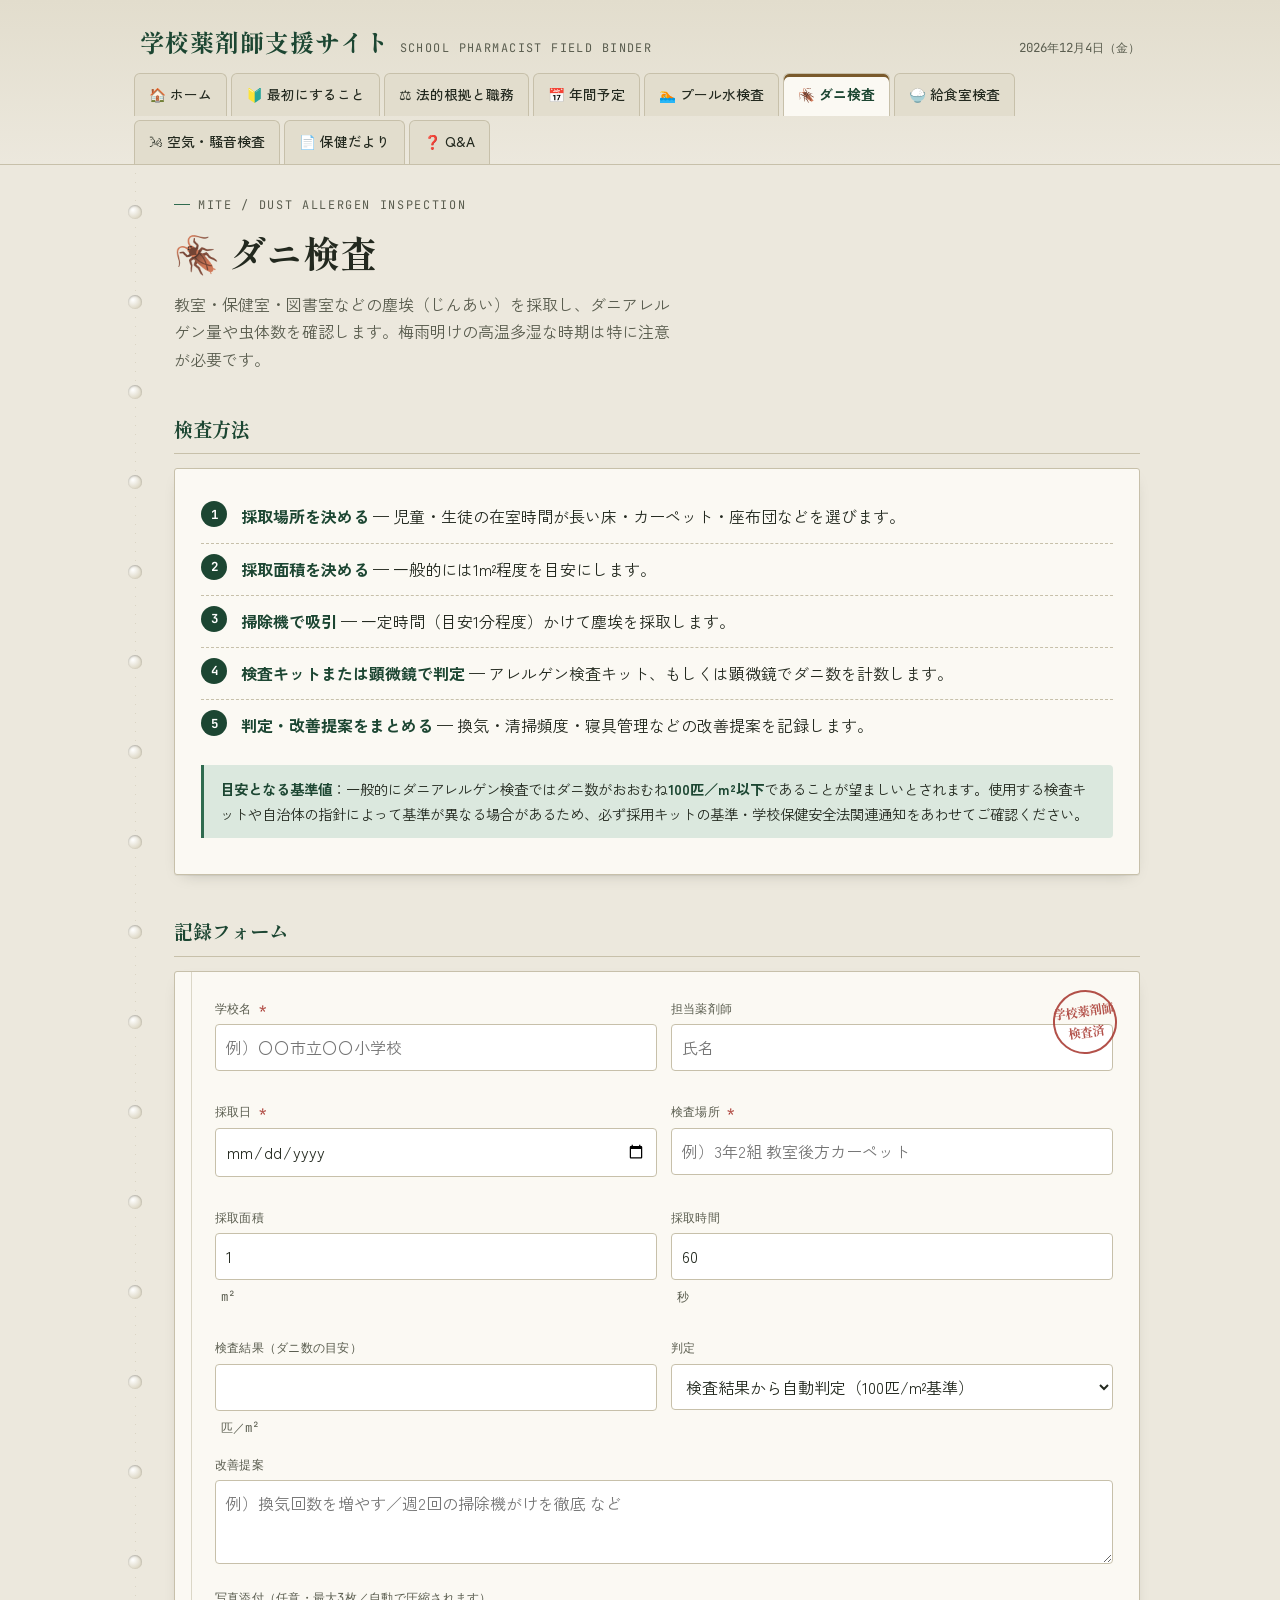
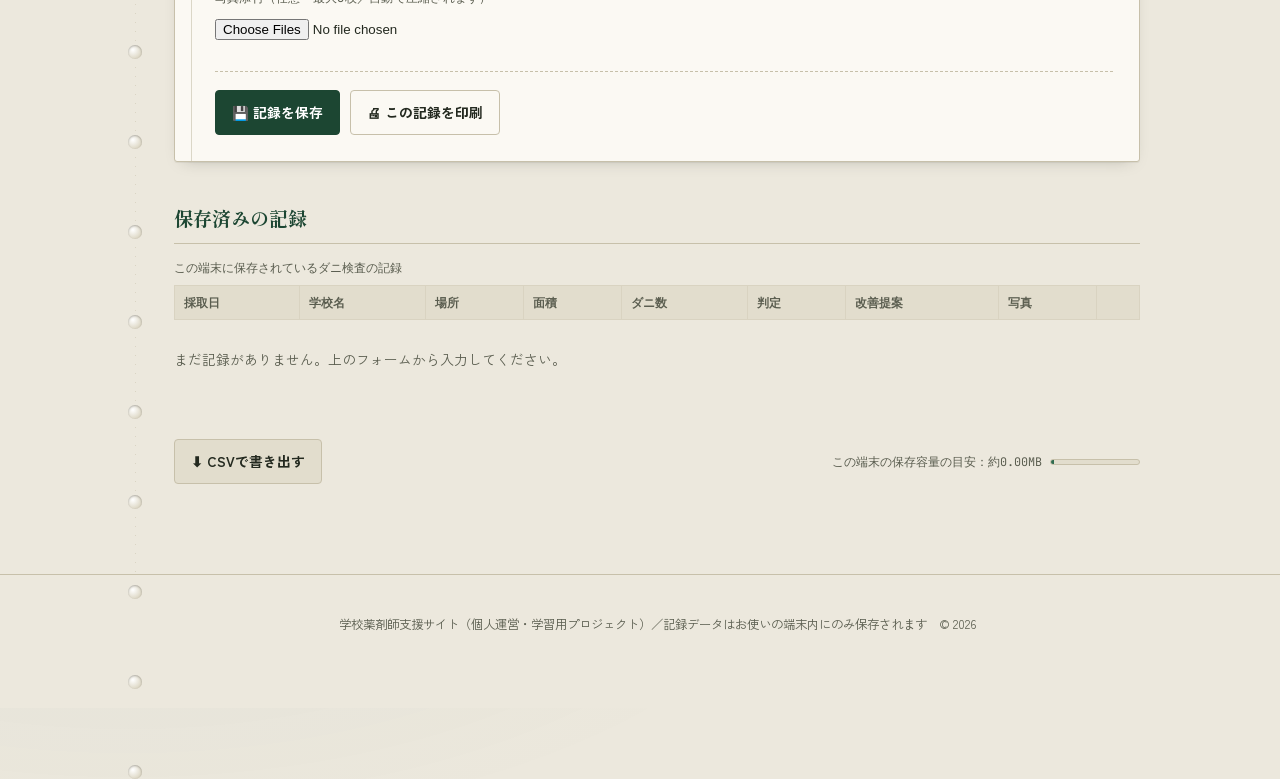
<file: pages/mite.html>
<!DOCTYPE html>
<html lang="ja">
<head>
<meta charset="UTF-8">
<meta name="viewport" content="width=device-width, initial-scale=1.0">
<title>ダニ検査｜学校薬剤師支援サイト</title>
<link rel="stylesheet" href="../css/style.css">
</head>
<body>

<header class="site-header">
  <div class="header-top">
    <a class="brand" href="../index.html">
      <span class="mark">学校薬剤師支援サイト</span>
      <span class="sub">SCHOOL PHARMACIST FIELD BINDER</span>
    </a>
    <div class="header-meta" id="today-label"></div>
  </div>
  <nav class="tabnav" aria-label="サイト内ナビゲーション">
    <a href="../index.html">🏠 ホーム</a>
    <a href="first-steps.html" data-cat="first">🔰 最初にすること</a>
    <a href="legal.html" data-cat="legal">⚖ 法的根拠と職務</a>
    <a href="schedule.html" data-cat="schedule">📅 年間予定</a>
    <a href="pool.html">🏊 プール水検査</a>
    <a href="mite.html" data-cat="mite">🪳 ダニ検査</a>
    <a href="kitchen.html" data-cat="kitchen">🍚 給食室検査</a>
    <a href="air.html" data-cat="air">🌬 空気・騒音検査</a>
    <a href="newsletter.html">📄 保健だより</a>
    <a href="qa.html">❓ Q&amp;A</a>
  </nav>
</header>

<div class="binder">
  <div class="binder-holes"></div>
  <main>

    <section class="page-head">
      <p class="eyebrow">MITE / DUST ALLERGEN INSPECTION</p>
      <h1>🪳 ダニ検査</h1>
      <p>教室・保健室・図書室などの塵埃（じんあい）を採取し、ダニアレルゲン量や虫体数を確認します。梅雨明けの高温多湿な時期は特に注意が必要です。</p>
    </section>

    <h2 class="section-title">検査方法</h2>
    <div class="card" style="padding:22px 26px;">
      <ol class="steps">
        <li><b>採取場所を決める</b> — 児童・生徒の在室時間が長い床・カーペット・座布団などを選びます。</li>
        <li><b>採取面積を決める</b> — 一般的には1m²程度を目安にします。</li>
        <li><b>掃除機で吸引</b> — 一定時間（目安1分程度）かけて塵埃を採取します。</li>
        <li><b>検査キットまたは顕微鏡で判定</b> — アレルゲン検査キット、もしくは顕微鏡でダニ数を計数します。</li>
        <li><b>判定・改善提案をまとめる</b> — 換気・清掃頻度・寝具管理などの改善提案を記録します。</li>
      </ol>
      <div class="criteria">
        <b>目安となる基準値</b>：一般的にダニアレルゲン検査ではダニ数がおおむね<b>100匹／m²以下</b>であることが望ましいとされます。使用する検査キットや自治体の指針によって基準が異なる場合があるため、必ず採用キットの基準・学校保健安全法関連通知をあわせてご確認ください。
      </div>
    </div>

    <h2 class="section-title">記録フォーム</h2>
    <form class="slip" id="mite-form">
      <div class="stamp">学校薬剤師<br>検査済</div>
      <div class="grid grid-2">
        <div class="field">
          <label for="school">学校名 <span class="req">*</span></label>
          <input type="text" id="school" required placeholder="例）〇〇市立〇〇小学校">
        </div>
        <div class="field">
          <label for="pharmacist">担当薬剤師</label>
          <input type="text" id="pharmacist" placeholder="氏名">
        </div>
        <div class="field">
          <label for="date">採取日 <span class="req">*</span></label>
          <input type="date" id="date" required>
        </div>
        <div class="field">
          <label for="place">検査場所 <span class="req">*</span></label>
          <input type="text" id="place" required placeholder="例）3年2組 教室後方カーペット">
        </div>
        <div class="field">
          <label for="area">採取面積</label>
          <div class="field-row"><input type="number" step="0.1" id="area" value="1"><span class="unit">m²</span></div>
        </div>
        <div class="field">
          <label for="time">採取時間</label>
          <div class="field-row"><input type="number" step="1" id="time" value="60"><span class="unit">秒</span></div>
        </div>
        <div class="field">
          <label for="result">検査結果（ダニ数の目安）</label>
          <div class="field-row"><input type="number" step="1" id="result"><span class="unit">匹／m²</span></div>
        </div>
        <div class="field">
          <label for="judge">判定</label>
          <select id="judge">
            <option value="auto">検査結果から自動判定（100匹/m²基準）</option>
            <option value="pass">適合（手動）</option>
            <option value="fail">要改善（手動）</option>
          </select>
        </div>
      </div>
      <div class="field">
        <label for="proposal">改善提案</label>
        <textarea id="proposal" placeholder="例）換気回数を増やす／週2回の掃除機がけを徹底 など"></textarea>
      </div>
      <div class="field">
        <label>写真添付（任意・最大3枚／自動で圧縮されます）</label>
        <input type="file" accept="image/*" multiple id="photo-input">
        <div class="photo-preview" id="photo-preview"></div>
      </div>
      <div class="form-actions">
        <button type="submit" class="btn-primary">💾 記録を保存</button>
        <button type="button" class="btn-ghost" id="print-btn">🖨 この記録を印刷</button>
        <span class="status-msg" id="status"></span>
      </div>
    </form>

    <h2 class="section-title">保存済みの記録</h2>
    <div class="table-wrap">
      <table class="records" id="records-table">
        <caption>この端末に保存されているダニ検査の記録</caption>
        <thead>
          <tr>
            <th>採取日</th><th>学校名</th><th>場所</th><th class="num">面積</th><th class="num">ダニ数</th><th>判定</th><th>改善提案</th><th>写真</th><th></th>
          </tr>
        </thead>
        <tbody id="records-body"></tbody>
      </table>
      <p class="empty-note" id="empty-note" style="display:none;">まだ記録がありません。上のフォームから入力してください。</p>
    </div>
    <div class="form-actions" style="border-top:none;flex-wrap:wrap;justify-content:space-between;">
      <button type="button" id="csv-btn">⬇ CSVで書き出す</button>
      <div class="storage-meter" id="storage-meter"></div>
    </div>

  </main>
</div>

<footer class="site-footer">
  <div class="binder">
    <p>学校薬剤師支援サイト（個人運営・学習用プロジェクト）／記録データはお使いの端末内にのみ保存されます　&copy; <span class="footer-year"></span></p>
  </div>
</footer>

<script src="../js/app.js"></script>
<script src="../js/storage.js"></script>
<script src="../js/csv.js"></script>
<script src="../js/photo.js"></script>
<script>
const TYPE = "mite";
const photoManager = createPhotoManager("photo-input", "photo-preview", 3);
const form = document.getElementById("mite-form");
const statusEl = document.getElementById("status");

form.addEventListener("submit", (e) => {
  e.preventDefault();
  const result = parseFloat(document.getElementById("result").value);
  const judgeSel = document.getElementById("judge").value;
  let pass;
  if (judgeSel === "pass") pass = true;
  else if (judgeSel === "fail") pass = false;
  else pass = !isNaN(result) ? result <= 100 : true;

  const data = {
    school: document.getElementById("school").value,
    pharmacist: document.getElementById("pharmacist").value,
    date: document.getElementById("date").value,
    place: document.getElementById("place").value,
    area: document.getElementById("area").value,
    time: document.getElementById("time").value,
    result: isNaN(result) ? "" : result,
    proposal: document.getElementById("proposal").value,
    photos: photoManager.getPhotos(),
    pass,
  };
  Storage.saveRecord(TYPE, data);
  form.reset();
  photoManager.reset();
  document.getElementById("area").value = 1;
  document.getElementById("time").value = 60;
  flashStatus(statusEl, "保存しました");
  renderTable();
});

document.getElementById("print-btn").addEventListener("click", () => window.print());

document.getElementById("csv-btn").addEventListener("click", () => {
  const cols = [
    {key:"date", label:"採取日"}, {key:"school", label:"学校名"}, {key:"pharmacist", label:"担当薬剤師"},
    {key:"place", label:"検査場所"}, {key:"area", label:"採取面積(m²)"}, {key:"time", label:"採取時間(秒)"},
    {key:"result", label:"ダニ数(匹/m²)"}, {key:"proposal", label:"改善提案"},
  ];
  exportRecordsToCSV("ダニ検査記録.csv", cols, Storage.getRecords(TYPE));
});

function renderTable(){
  const records = Storage.getRecords(TYPE);
  const body = document.getElementById("records-body");
  const empty = document.getElementById("empty-note");
  body.innerHTML = "";
  empty.style.display = records.length ? "none" : "block";
  records.forEach((r) => {
    const tr = document.createElement("tr");
    tr.innerHTML = `
      <td>${r.date || ""}</td>
      <td>${r.school || ""}</td>
      <td>${r.place || ""}</td>
      <td class="num">${r.area ?? ""}</td>
      <td class="num">${r.result ?? ""}</td>
      <td>${badgeHTML(r.pass)}</td>
      <td>${r.proposal || ""}</td>
      <td>${(r.photos || []).map((p) => `<img class="table-thumb" src="${p}" data-src="${p}">`).join("")}</td>
      <td><button class="row-del" title="削除" data-id="${r.id}">✕</button></td>
    `;
    body.appendChild(tr);
  });
  body.querySelectorAll(".row-del").forEach((btn) => {
    btn.addEventListener("click", () => {
      Storage.deleteRecord(TYPE, btn.dataset.id);
      renderTable();
    });
  });
  renderStorageMeter("storage-meter");
}
enablePhotoLightbox(document.getElementById("records-body"));
renderTable();
</script>
</body>
</html>
</file>
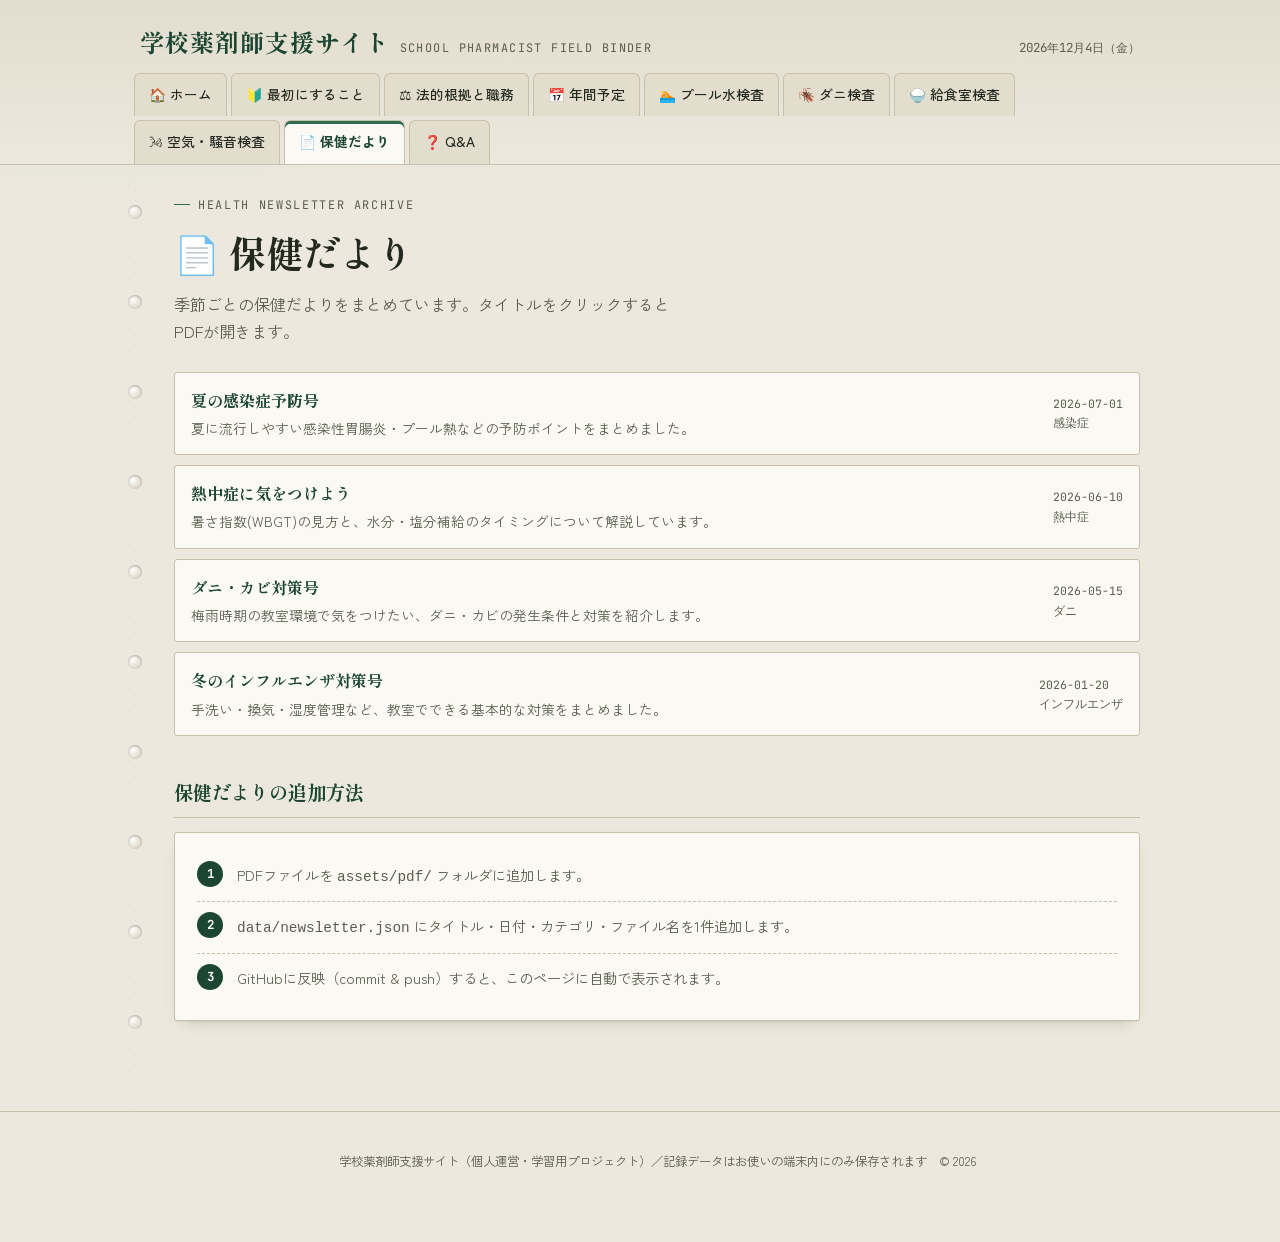
<file: pages/newsletter.html>
<!DOCTYPE html>
<html lang="ja">
<head>
<meta charset="UTF-8">
<meta name="viewport" content="width=device-width, initial-scale=1.0">
<title>保健だより｜学校薬剤師支援サイト</title>
<link rel="stylesheet" href="../css/style.css">
</head>
<body>

<header class="site-header">
  <div class="header-top">
    <a class="brand" href="../index.html">
      <span class="mark">学校薬剤師支援サイト</span>
      <span class="sub">SCHOOL PHARMACIST FIELD BINDER</span>
    </a>
    <div class="header-meta" id="today-label"></div>
  </div>
  <nav class="tabnav" aria-label="サイト内ナビゲーション">
    <a href="../index.html">🏠 ホーム</a>
    <a href="first-steps.html" data-cat="first">🔰 最初にすること</a>
    <a href="legal.html" data-cat="legal">⚖ 法的根拠と職務</a>
    <a href="schedule.html" data-cat="schedule">📅 年間予定</a>
    <a href="pool.html">🏊 プール水検査</a>
    <a href="mite.html" data-cat="mite">🪳 ダニ検査</a>
    <a href="kitchen.html" data-cat="kitchen">🍚 給食室検査</a>
    <a href="air.html" data-cat="air">🌬 空気・騒音検査</a>
    <a href="newsletter.html">📄 保健だより</a>
    <a href="qa.html">❓ Q&amp;A</a>
  </nav>
</header>

<div class="binder">
  <div class="binder-holes"></div>
  <main>

    <section class="page-head">
      <p class="eyebrow">HEALTH NEWSLETTER ARCHIVE</p>
      <h1>📄 保健だより</h1>
      <p>季節ごとの保健だよりをまとめています。タイトルをクリックするとPDFが開きます。</p>
    </section>

    <ul class="newsletter-list" id="newsletter-list"></ul>

    <h2 class="section-title">保健だよりの追加方法</h2>
    <div class="card" style="padding:18px 22px;font-size:.9rem;color:var(--ink-soft);">
      <ol class="steps" style="font-size:.9rem;">
        <li>PDFファイルを <code>assets/pdf/</code> フォルダに追加します。</li>
        <li><code>data/newsletter.json</code> にタイトル・日付・カテゴリ・ファイル名を1件追加します。</li>
        <li>GitHubに反映（commit &amp; push）すると、このページに自動で表示されます。</li>
      </ol>
    </div>

  </main>
</div>

<footer class="site-footer">
  <div class="binder">
    <p>学校薬剤師支援サイト（個人運営・学習用プロジェクト）／記録データはお使いの端末内にのみ保存されます　&copy; <span class="footer-year"></span></p>
  </div>
</footer>

<script src="../js/app.js"></script>
<script>
const FALLBACK = [
  { title: "夏の感染症予防号", date: "2026-07-01", category: "感染症", summary: "夏に流行しやすい感染性胃腸炎・プール熱などの予防ポイントをまとめました。", file: "../assets/pdf/2026-07-natsu.pdf" },
  { title: "熱中症に気をつけよう", date: "2026-06-10", category: "熱中症", summary: "暑さ指数(WBGT)の見方と、水分・塩分補給のタイミングについて解説しています。", file: "../assets/pdf/2026-06-necchusho.pdf" },
  { title: "ダニ・カビ対策号", date: "2026-05-15", category: "ダニ", summary: "梅雨時期の教室環境で気をつけたい、ダニ・カビの発生条件と対策を紹介します。", file: "../assets/pdf/2026-05-dani.pdf" },
  { title: "冬のインフルエンザ対策号", date: "2026-01-20", category: "インフルエンザ", summary: "手洗い・換気・湿度管理など、教室でできる基本的な対策をまとめました。", file: "../assets/pdf/2026-01-influenza.pdf" },
];

function renderList(items){
  const ul = document.getElementById("newsletter-list");
  ul.innerHTML = "";
  items
    .slice()
    .sort((a, b) => (b.date || "").localeCompare(a.date || ""))
    .forEach((n) => {
      const li = document.createElement("li");
      li.innerHTML = `
        <div>
          <a href="${n.file}" target="_blank" rel="noopener" style="font-weight:700;text-decoration:none;font-family:var(--font-display);">${n.title}</a>
          <div style="color:var(--ink-soft);font-size:.86rem;margin-top:3px;">${n.summary || ""}</div>
        </div>
        <div class="meta">${n.date || ""}<br>${n.category || ""}</div>
      `;
      ul.appendChild(li);
    });
}

// GitHub Pages等で公開している場合は data/newsletter.json を読み込み、
// file:// で直接開いている場合など読み込めない場合はサンプルデータを表示する。
fetch("../data/newsletter.json")
  .then((res) => { if (!res.ok) throw new Error("not found"); return res.json(); })
  .then(renderList)
  .catch(() => renderList(FALLBACK));
</script>
</body>
</html>
</file>
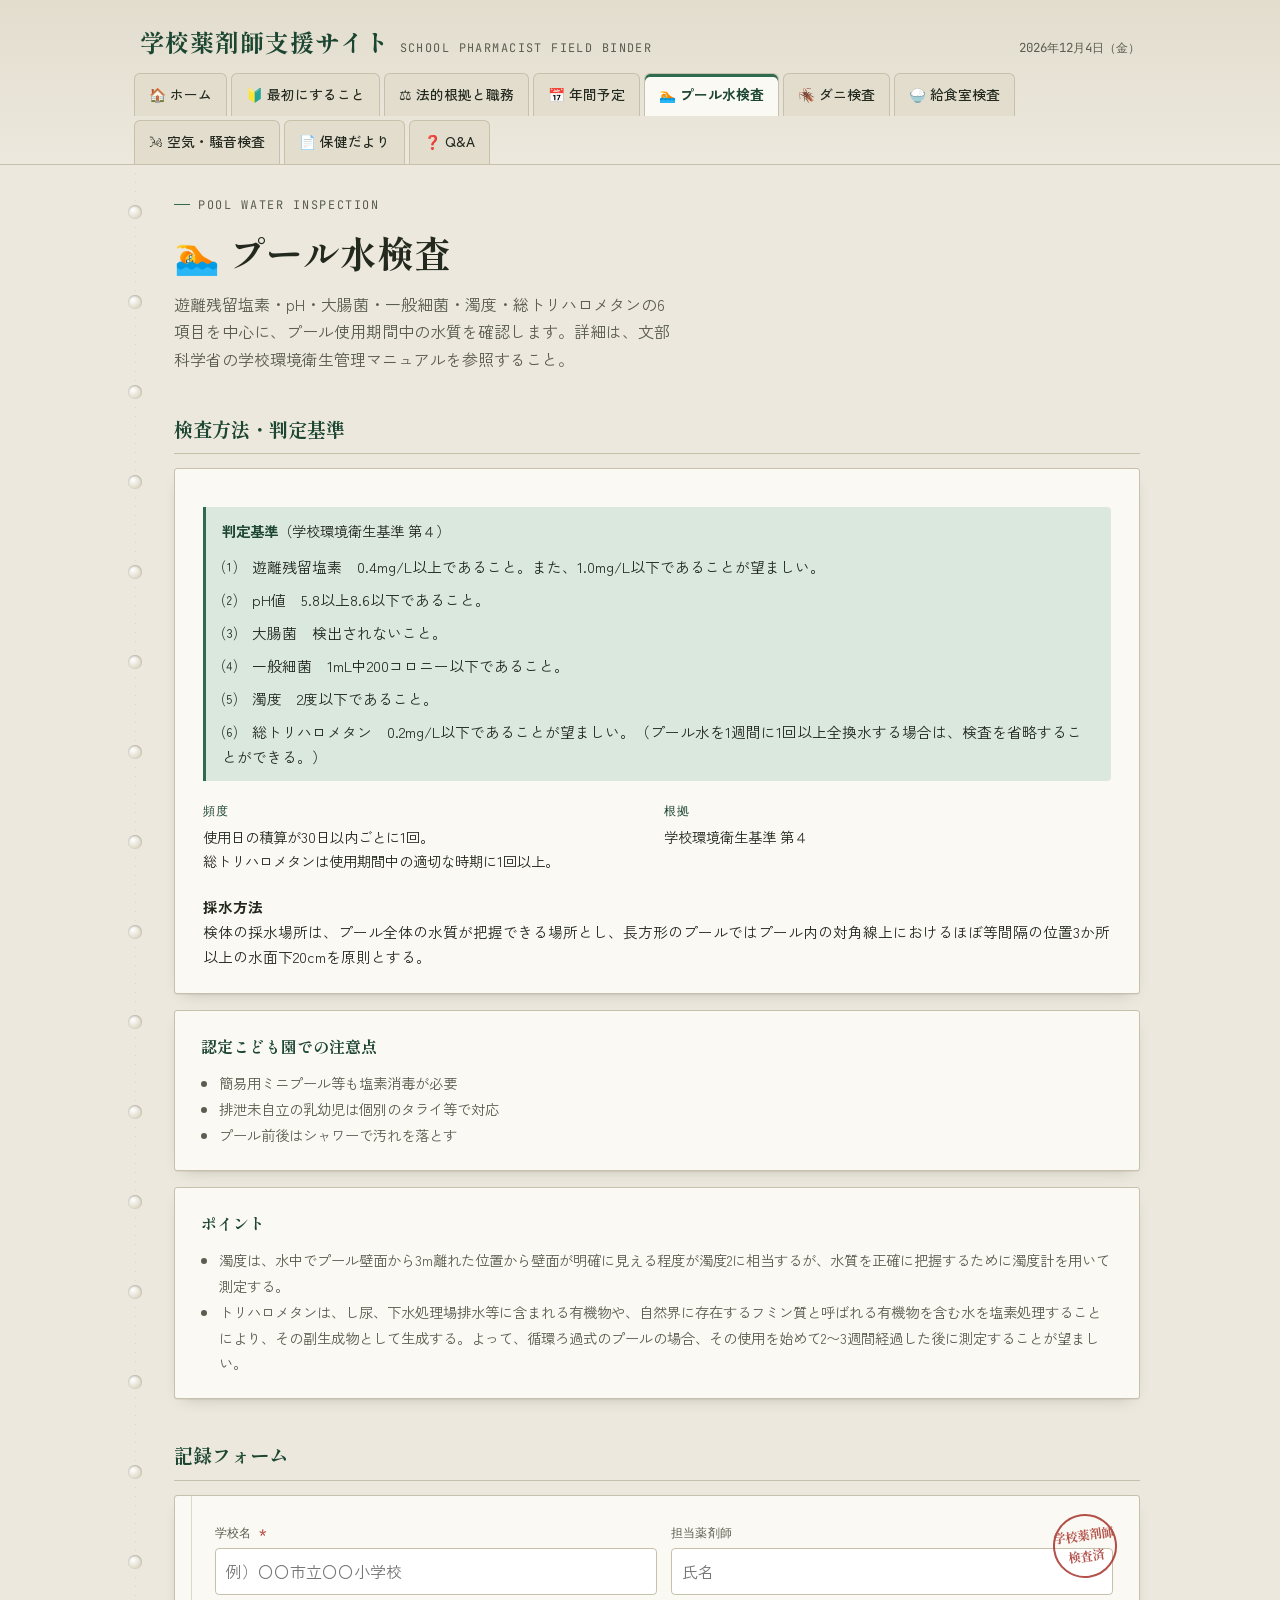
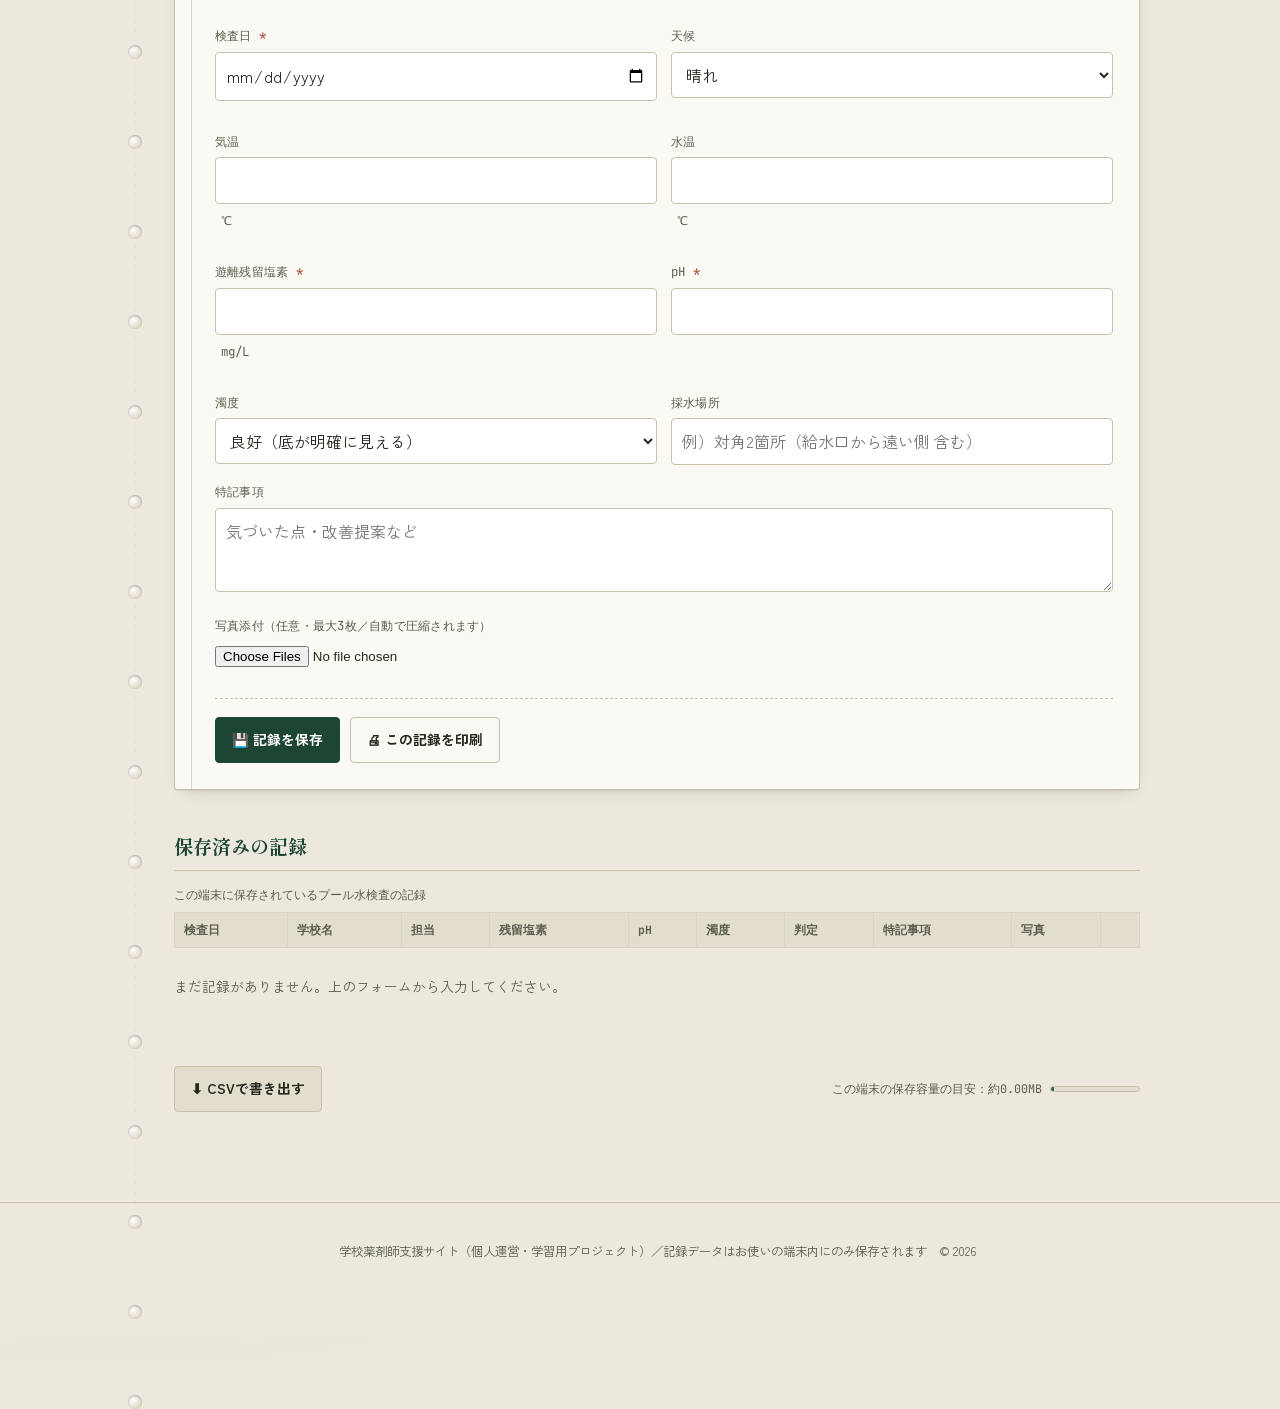
<file: pages/pool.html>
<!DOCTYPE html>
<html lang="ja">
<head>
<meta charset="UTF-8">
<meta name="viewport" content="width=device-width, initial-scale=1.0">
<title>プール水検査｜学校薬剤師支援サイト</title>
<link rel="stylesheet" href="../css/style.css">
</head>
<body>

<header class="site-header">
  <div class="header-top">
    <a class="brand" href="../index.html">
      <span class="mark">学校薬剤師支援サイト</span>
      <span class="sub">SCHOOL PHARMACIST FIELD BINDER</span>
    </a>
    <div class="header-meta" id="today-label"></div>
  </div>
  <nav class="tabnav" aria-label="サイト内ナビゲーション">
    <a href="../index.html">🏠 ホーム</a>
    <a href="first-steps.html" data-cat="first">🔰 最初にすること</a>
    <a href="legal.html" data-cat="legal">⚖ 法的根拠と職務</a>
    <a href="schedule.html" data-cat="schedule">📅 年間予定</a>
    <a href="pool.html">🏊 プール水検査</a>
    <a href="mite.html" data-cat="mite">🪳 ダニ検査</a>
    <a href="kitchen.html" data-cat="kitchen">🍚 給食室検査</a>
    <a href="air.html" data-cat="air">🌬 空気・騒音検査</a>
    <a href="newsletter.html">📄 保健だより</a>
    <a href="qa.html">❓ Q&amp;A</a>
  </nav>
</header>

<div class="binder">
  <div class="binder-holes"></div>
  <main>

    <section class="page-head">
      <p class="eyebrow">POOL WATER INSPECTION</p>
      <h1>🏊 プール水検査</h1>
      <p>遊離残留塩素・pH・大腸菌・一般細菌・濁度・総トリハロメタンの6項目を中心に、プール使用期間中の水質を確認します。詳細は、文部科学省の学校環境衛生管理マニュアルを参照すること。</p>
    </section>

    <h2 class="section-title">検査方法・判定基準</h2>
    <div class="card" style="padding:24px 28px;">
      <div class="criteria">
        <b>判定基準</b>（学校環境衛生基準 第４）
        <ul style="list-style:none;margin:10px 0 0;padding:0;font-size:.92rem;line-height:1.7;">
          <li style="margin-bottom:8px;">⑴　遊離残留塩素　0.4mg/L以上であること。また、1.0mg/L以下であることが望ましい。</li>
          <li style="margin-bottom:8px;">⑵　pH値　5.8以上8.6以下であること。</li>
          <li style="margin-bottom:8px;">⑶　大腸菌　検出されないこと。</li>
          <li style="margin-bottom:8px;">⑷　一般細菌　1mL中200コロニー以下であること。</li>
          <li style="margin-bottom:8px;">⑸　濁度　2度以下であること。</li>
          <li style="margin-bottom:0;">⑹　総トリハロメタン　0.2mg/L以下であることが望ましい。（プール水を1週間に1回以上全換水する場合は、検査を省略することができる。）</li>
        </ul>
      </div>

      <div class="grid grid-2" style="margin-top:20px;">
        <div>
          <p style="margin:0 0 4px;font-family:var(--font-mono);font-size:.72rem;color:var(--green-deep);letter-spacing:.06em;">頻度</p>
          <p style="margin:0;font-size:.9rem;">使用日の積算が30日以内ごとに1回。<br>総トリハロメタンは使用期間中の適切な時期に1回以上。</p>
        </div>
        <div>
          <p style="margin:0 0 4px;font-family:var(--font-mono);font-size:.72rem;color:var(--green-deep);letter-spacing:.06em;">根拠</p>
          <p style="margin:0;font-size:.9rem;">学校環境衛生基準 第４</p>
        </div>
      </div>

      <p style="margin:20px 0 0;font-size:.92rem;">
        <b style="color:var(--ink);">採水方法</b><br>
        検体の採水場所は、プール全体の水質が把握できる場所とし、長方形のプールではプール内の対角線上におけるほぼ等間隔の位置3か所以上の水面下20cmを原則とする。
      </p>
    </div>

    <div class="card" style="padding:22px 26px;margin-top:16px;">
      <p style="margin:0 0 10px;font-weight:700;color:var(--green-deep);font-family:var(--font-display);">認定こども園での注意点</p>
      <ul style="margin:0;padding-left:18px;font-size:.9rem;color:var(--ink-soft);line-height:1.8;">
        <li>簡易用ミニプール等も塩素消毒が必要</li>
        <li>排泄未自立の乳幼児は個別のタライ等で対応</li>
        <li>プール前後はシャワーで汚れを落とす</li>
      </ul>
    </div>

    <div class="card" style="padding:22px 26px;margin-top:16px;">
      <p style="margin:0 0 10px;font-weight:700;color:var(--green-deep);font-family:var(--font-display);">ポイント</p>
      <ul style="margin:0;padding-left:18px;font-size:.9rem;color:var(--ink-soft);line-height:1.8;">
        <li>濁度は、水中でプール壁面から3m離れた位置から壁面が明確に見える程度が濁度2に相当するが、水質を正確に把握するために濁度計を用いて測定する。</li>
        <li>トリハロメタンは、し尿、下水処理場排水等に含まれる有機物や、自然界に存在するフミン質と呼ばれる有機物を含む水を塩素処理することにより、その副生成物として生成する。よって、循環ろ過式のプールの場合、その使用を始めて2〜3週間経過した後に測定することが望ましい。</li>
      </ul>
    </div>

    <h2 class="section-title">記録フォーム</h2>
    <form class="slip" id="pool-form">
      <div class="stamp">学校薬剤師<br>検査済</div>
      <div class="grid grid-2">
        <div class="field">
          <label for="school">学校名 <span class="req">*</span></label>
          <input type="text" id="school" required placeholder="例）〇〇市立〇〇小学校">
        </div>
        <div class="field">
          <label for="pharmacist">担当薬剤師</label>
          <input type="text" id="pharmacist" placeholder="氏名">
        </div>
        <div class="field">
          <label for="date">検査日 <span class="req">*</span></label>
          <input type="date" id="date" required>
        </div>
        <div class="field">
          <label for="weather">天候</label>
          <select id="weather">
            <option value="晴れ">晴れ</option>
            <option value="くもり">くもり</option>
            <option value="雨">雨</option>
            <option value="その他">その他</option>
          </select>
        </div>
        <div class="field">
          <label for="airtemp">気温</label>
          <div class="field-row"><input type="number" step="0.1" id="airtemp"><span class="unit">℃</span></div>
        </div>
        <div class="field">
          <label for="watertemp">水温</label>
          <div class="field-row"><input type="number" step="0.1" id="watertemp"><span class="unit">℃</span></div>
        </div>
        <div class="field">
          <label for="chlorine">遊離残留塩素 <span class="req">*</span></label>
          <div class="field-row"><input type="number" step="0.01" id="chlorine" required><span class="unit">mg/L</span></div>
        </div>
        <div class="field">
          <label for="ph">pH <span class="req">*</span></label>
          <input type="number" step="0.1" id="ph" required>
        </div>
        <div class="field">
          <label for="turbidity">濁度</label>
          <select id="turbidity">
            <option value="良好（底が明確に見える）">良好（底が明確に見える）</option>
            <option value="やや濁りあり">やや濁りあり</option>
            <option value="濁りが強い（底が見えにくい）">濁りが強い（底が見えにくい）</option>
          </select>
        </div>
        <div class="field">
          <label for="place">採水場所</label>
          <input type="text" id="place" placeholder="例）対角2箇所（給水口から遠い側 含む）">
        </div>
      </div>
      <div class="field">
        <label for="note">特記事項</label>
        <textarea id="note" placeholder="気づいた点・改善提案など"></textarea>
      </div>
      <div class="field">
        <label>写真添付（任意・最大3枚／自動で圧縮されます）</label>
        <input type="file" accept="image/*" multiple id="photo-input">
        <div class="photo-preview" id="photo-preview"></div>
      </div>
      <div class="form-actions">
        <button type="submit" class="btn-primary">💾 記録を保存</button>
        <button type="button" class="btn-ghost" id="print-btn">🖨 この記録を印刷</button>
        <span class="status-msg" id="status"></span>
      </div>
    </form>

    <h2 class="section-title">保存済みの記録</h2>
    <div class="table-wrap">
      <table class="records" id="records-table">
        <caption>この端末に保存されているプール水検査の記録</caption>
        <thead>
          <tr>
            <th>検査日</th><th>学校名</th><th>担当</th><th class="num">残留塩素</th><th class="num">pH</th><th>濁度</th><th>判定</th><th>特記事項</th><th>写真</th><th></th>
          </tr>
        </thead>
        <tbody id="records-body"></tbody>
      </table>
      <p class="empty-note" id="empty-note" style="display:none;">まだ記録がありません。上のフォームから入力してください。</p>
    </div>
    <div class="form-actions" style="border-top:none;flex-wrap:wrap;justify-content:space-between;">
      <button type="button" id="csv-btn">⬇ CSVで書き出す</button>
      <div class="storage-meter" id="storage-meter"></div>
    </div>

  </main>
</div>

<footer class="site-footer">
  <div class="binder">
    <p>学校薬剤師支援サイト（個人運営・学習用プロジェクト）／記録データはお使いの端末内にのみ保存されます　&copy; <span class="footer-year"></span></p>
  </div>
</footer>

<script src="../js/app.js"></script>
<script src="../js/storage.js"></script>
<script src="../js/csv.js"></script>
<script src="../js/photo.js"></script>
<script>
const TYPE = "pool";
const form = document.getElementById("pool-form");
const statusEl = document.getElementById("status");
const photoManager = createPhotoManager("photo-input", "photo-preview", 3);

function judge(data){
  const chlorineOK = data.chlorine >= 0.4;
  const phOK = data.ph >= 5.8 && data.ph <= 8.6;
  const turbidityOK = data.turbidity.startsWith("良好");
  return chlorineOK && phOK && turbidityOK;
}

form.addEventListener("submit", (e) => {
  e.preventDefault();
  const data = {
    school: document.getElementById("school").value,
    pharmacist: document.getElementById("pharmacist").value,
    date: document.getElementById("date").value,
    weather: document.getElementById("weather").value,
    airtemp: document.getElementById("airtemp").value,
    watertemp: document.getElementById("watertemp").value,
    chlorine: parseFloat(document.getElementById("chlorine").value),
    ph: parseFloat(document.getElementById("ph").value),
    turbidity: document.getElementById("turbidity").value,
    place: document.getElementById("place").value,
    note: document.getElementById("note").value,
    photos: photoManager.getPhotos(),
  };
  data.pass = judge(data);
  Storage.saveRecord(TYPE, data);
  form.reset();
  photoManager.reset();
  flashStatus(statusEl, "保存しました");
  renderTable();
});

document.getElementById("print-btn").addEventListener("click", () => window.print());

document.getElementById("csv-btn").addEventListener("click", () => {
  const cols = [
    {key:"date", label:"検査日"}, {key:"school", label:"学校名"}, {key:"pharmacist", label:"担当薬剤師"},
    {key:"weather", label:"天候"}, {key:"airtemp", label:"気温"}, {key:"watertemp", label:"水温"},
    {key:"chlorine", label:"遊離残留塩素"}, {key:"ph", label:"pH"}, {key:"turbidity", label:"濁度"},
    {key:"place", label:"採水場所"}, {key:"note", label:"特記事項"},
  ];
  exportRecordsToCSV("プール水検査記録.csv", cols, Storage.getRecords(TYPE));
});

function renderTable(){
  const records = Storage.getRecords(TYPE);
  const body = document.getElementById("records-body");
  const empty = document.getElementById("empty-note");
  body.innerHTML = "";
  empty.style.display = records.length ? "none" : "block";
  records.forEach((r) => {
    const tr = document.createElement("tr");
    tr.innerHTML = `
      <td>${r.date || ""}</td>
      <td>${r.school || ""}</td>
      <td>${r.pharmacist || ""}</td>
      <td class="num">${r.chlorine ?? ""}</td>
      <td class="num">${r.ph ?? ""}</td>
      <td>${r.turbidity || ""}</td>
      <td>${badgeHTML(r.pass)}</td>
      <td>${r.note || ""}</td>
      <td>${(r.photos || []).map((p) => `<img class="table-thumb" src="${p}" data-src="${p}">`).join("")}</td>
      <td><button class="row-del" title="削除" data-id="${r.id}">✕</button></td>
    `;
    body.appendChild(tr);
  });
  body.querySelectorAll(".row-del").forEach((btn) => {
    btn.addEventListener("click", () => {
      Storage.deleteRecord(TYPE, btn.dataset.id);
      renderTable();
    });
  });
  renderStorageMeter("storage-meter");
}
enablePhotoLightbox(document.getElementById("records-body"));
renderTable();
</script>
</body>
</html>
</file>
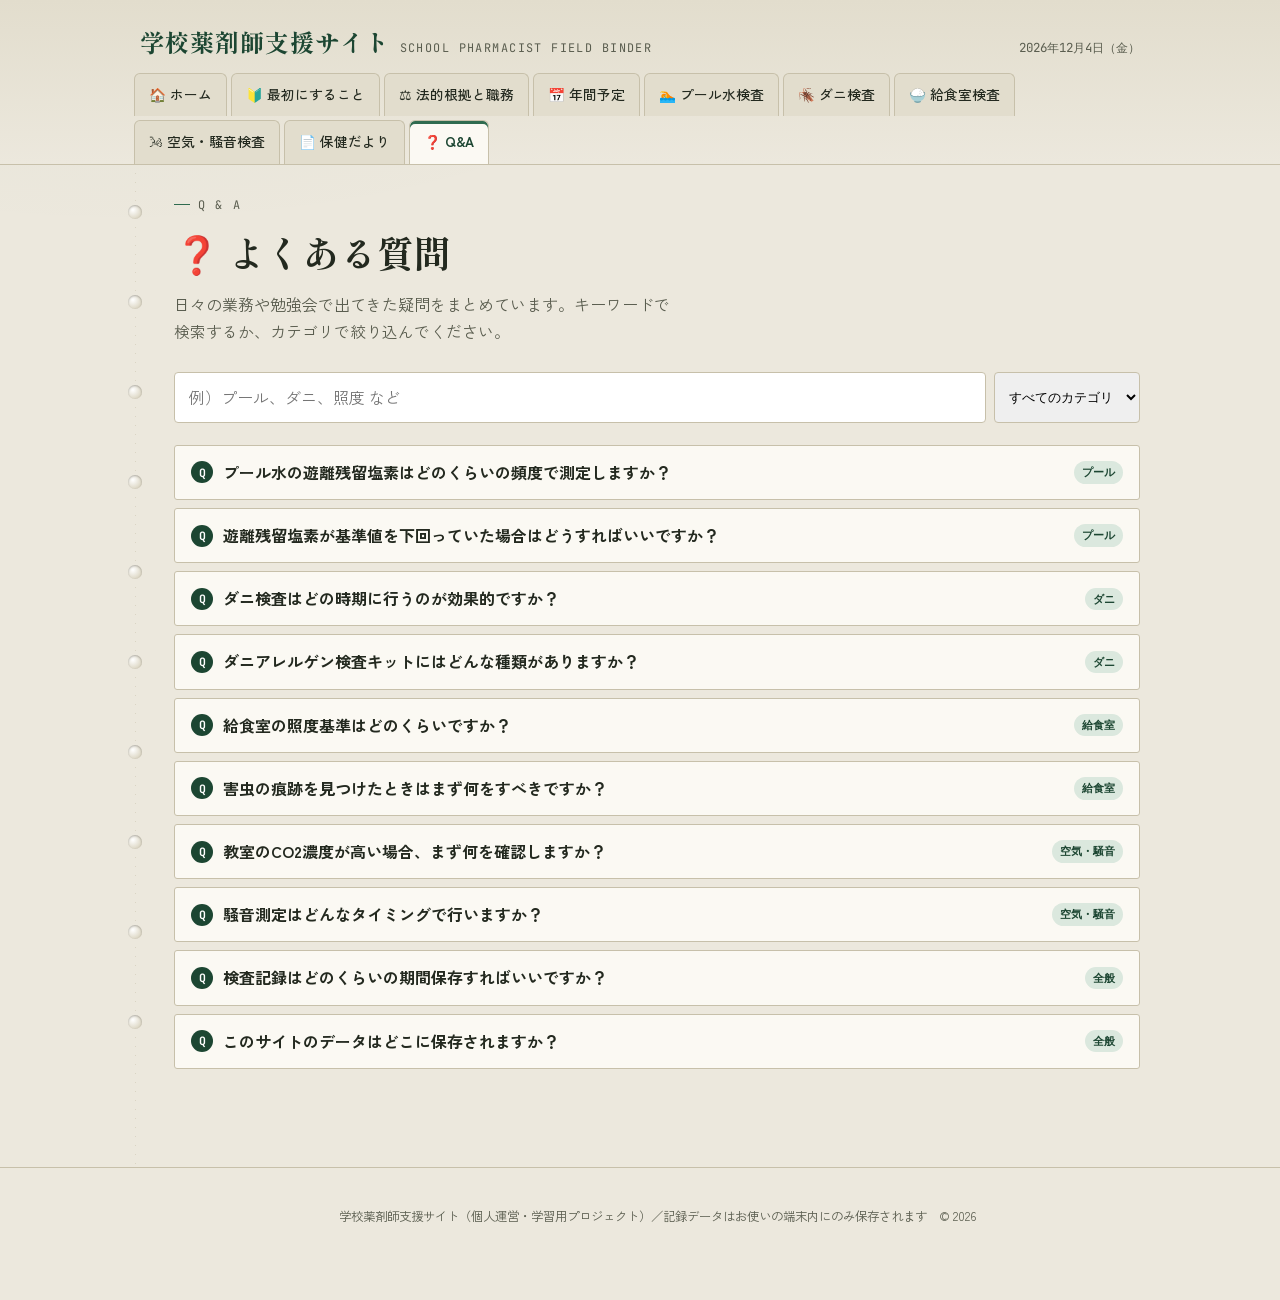
<file: pages/qa.html>
<!DOCTYPE html>
<html lang="ja">
<head>
<meta charset="UTF-8">
<meta name="viewport" content="width=device-width, initial-scale=1.0">
<title>Q&amp;A｜学校薬剤師支援サイト</title>
<link rel="stylesheet" href="../css/style.css">
</head>
<body>

<header class="site-header">
  <div class="header-top">
    <a class="brand" href="../index.html">
      <span class="mark">学校薬剤師支援サイト</span>
      <span class="sub">SCHOOL PHARMACIST FIELD BINDER</span>
    </a>
    <div class="header-meta" id="today-label"></div>
  </div>
  <nav class="tabnav" aria-label="サイト内ナビゲーション">
    <a href="../index.html">🏠 ホーム</a>
    <a href="first-steps.html" data-cat="first">🔰 最初にすること</a>
    <a href="legal.html" data-cat="legal">⚖ 法的根拠と職務</a>
    <a href="schedule.html" data-cat="schedule">📅 年間予定</a>
    <a href="pool.html">🏊 プール水検査</a>
    <a href="mite.html" data-cat="mite">🪳 ダニ検査</a>
    <a href="kitchen.html" data-cat="kitchen">🍚 給食室検査</a>
    <a href="air.html" data-cat="air">🌬 空気・騒音検査</a>
    <a href="newsletter.html">📄 保健だより</a>
    <a href="qa.html">❓ Q&amp;A</a>
  </nav>
</header>

<div class="binder">
  <div class="binder-holes"></div>
  <main>

    <section class="page-head">
      <p class="eyebrow">Q &amp; A</p>
      <h1>❓ よくある質問</h1>
      <p>日々の業務や勉強会で出てきた疑問をまとめています。キーワードで検索するか、カテゴリで絞り込んでください。</p>
    </section>

    <div class="qa-search">
      <input type="text" id="qa-search" placeholder="例）プール、ダニ、照度 など">
      <select id="qa-cat" style="border:1px solid var(--line);border-radius:4px;padding:0 10px;">
        <option value="">すべてのカテゴリ</option>
      </select>
    </div>

    <div id="qa-list"></div>
    <p class="empty-note" id="qa-empty" style="display:none;">該当する質問が見つかりませんでした。</p>

  </main>
</div>

<footer class="site-footer">
  <div class="binder">
    <p>学校薬剤師支援サイト（個人運営・学習用プロジェクト）／記録データはお使いの端末内にのみ保存されます　&copy; <span class="footer-year"></span></p>
  </div>
</footer>

<script src="../js/app.js"></script>
<script>
const FALLBACK_QA = [
  { category: "プール", q: "プール水の遊離残留塩素はどのくらいの頻度で測定しますか？", a: "使用日は原則として毎日、使用前に測定します。利用者が多い日は使用中にも複数回測定するのが望ましいとされています。" },
  { category: "プール", q: "遊離残留塩素が基準値を下回っていた場合はどうすればいいですか？", a: "速やかに塩素剤を追加し、再測定してから利用を再開します。基準を満たすまでは遊泳を控えるよう学校側に伝えます。" },
  { category: "ダニ", q: "ダニ検査はどの時期に行うのが効果的ですか？", a: "気温・湿度が高くなる梅雨明けから夏にかけてダニが増殖しやすいため、6〜9月頃の実施が効果的とされています。" },
  { category: "ダニ", q: "ダニアレルゲン検査キットにはどんな種類がありますか？", a: "抗原量を測定するイムノクロマト法のキットや、顕微鏡で虫体数を数える方法などがあります。学校や自治体の方針に沿ったキットを使用します。" },
  { category: "給食室", q: "給食室の照度基準はどのくらいですか？", a: "調理作業面はおおむね300ルクス以上が目安とされています。詳細は学校環境衛生基準の原文をご確認ください。" },
  { category: "給食室", q: "害虫の痕跡を見つけたときはまず何をすべきですか？", a: "発生場所と状況を記録し、栄養教諭・調理員と共有した上で、駆除業者への相談や清掃頻度の見直しを提案します。" },
  { category: "空気・騒音", q: "教室のCO2濃度が高い場合、まず何を確認しますか？", a: "換気の頻度と方法（窓の開閉、換気扇の稼働）を確認し、休み時間ごとの換気を徹底するよう助言します。" },
  { category: "空気・騒音", q: "騒音測定はどんなタイミングで行いますか？", a: "窓を閉めた状態・開けた状態の両方で測定し、周辺の交通量なども記録しておくと比較しやすくなります。" },
  { category: "全般", q: "検査記録はどのくらいの期間保存すればいいですか？", a: "学校保健安全法関連の記録は、各自治体・学校の文書管理規程に従って保存します。一般的には数年単位での保存が推奨されています。" },
  { category: "全般", q: "このサイトのデータはどこに保存されますか？", a: "現在の記録フォームは、入力した端末のブラウザ内（localStorage）にのみ保存されます。他の端末とは共有されないため、必要に応じてCSV書き出しでバックアップしてください。" },
];

let ALL_QA = [];

function populateCategories(items){
  const sel = document.getElementById("qa-cat");
  const cats = [...new Set(items.map((i) => i.category))];
  cats.forEach((c) => {
    const opt = document.createElement("option");
    opt.value = c;
    opt.textContent = c;
    sel.appendChild(opt);
  });
}

function renderQA(){
  const keyword = document.getElementById("qa-search").value.trim().toLowerCase();
  const cat = document.getElementById("qa-cat").value;
  const list = document.getElementById("qa-list");
  const empty = document.getElementById("qa-empty");

  const filtered = ALL_QA.filter((item) => {
    const matchCat = !cat || item.category === cat;
    const matchWord = !keyword || (item.q + item.a).toLowerCase().includes(keyword);
    return matchCat && matchWord;
  });

  list.innerHTML = "";
  empty.style.display = filtered.length ? "none" : "block";
  filtered.forEach((item) => {
    const details = document.createElement("details");
    details.className = "qa-item";
    details.innerHTML = `
      <summary>${item.q}<span class="qa-cat">${item.category}</span></summary>
      <div class="a">${item.a}</div>
    `;
    list.appendChild(details);
  });
}

document.getElementById("qa-search").addEventListener("input", renderQA);
document.getElementById("qa-cat").addEventListener("change", renderQA);

fetch("../data/qa.json")
  .then((res) => { if (!res.ok) throw new Error("not found"); return res.json(); })
  .then((data) => { ALL_QA = data; populateCategories(ALL_QA); renderQA(); })
  .catch(() => { ALL_QA = FALLBACK_QA; populateCategories(ALL_QA); renderQA(); });
</script>
</body>
</html>
</file>
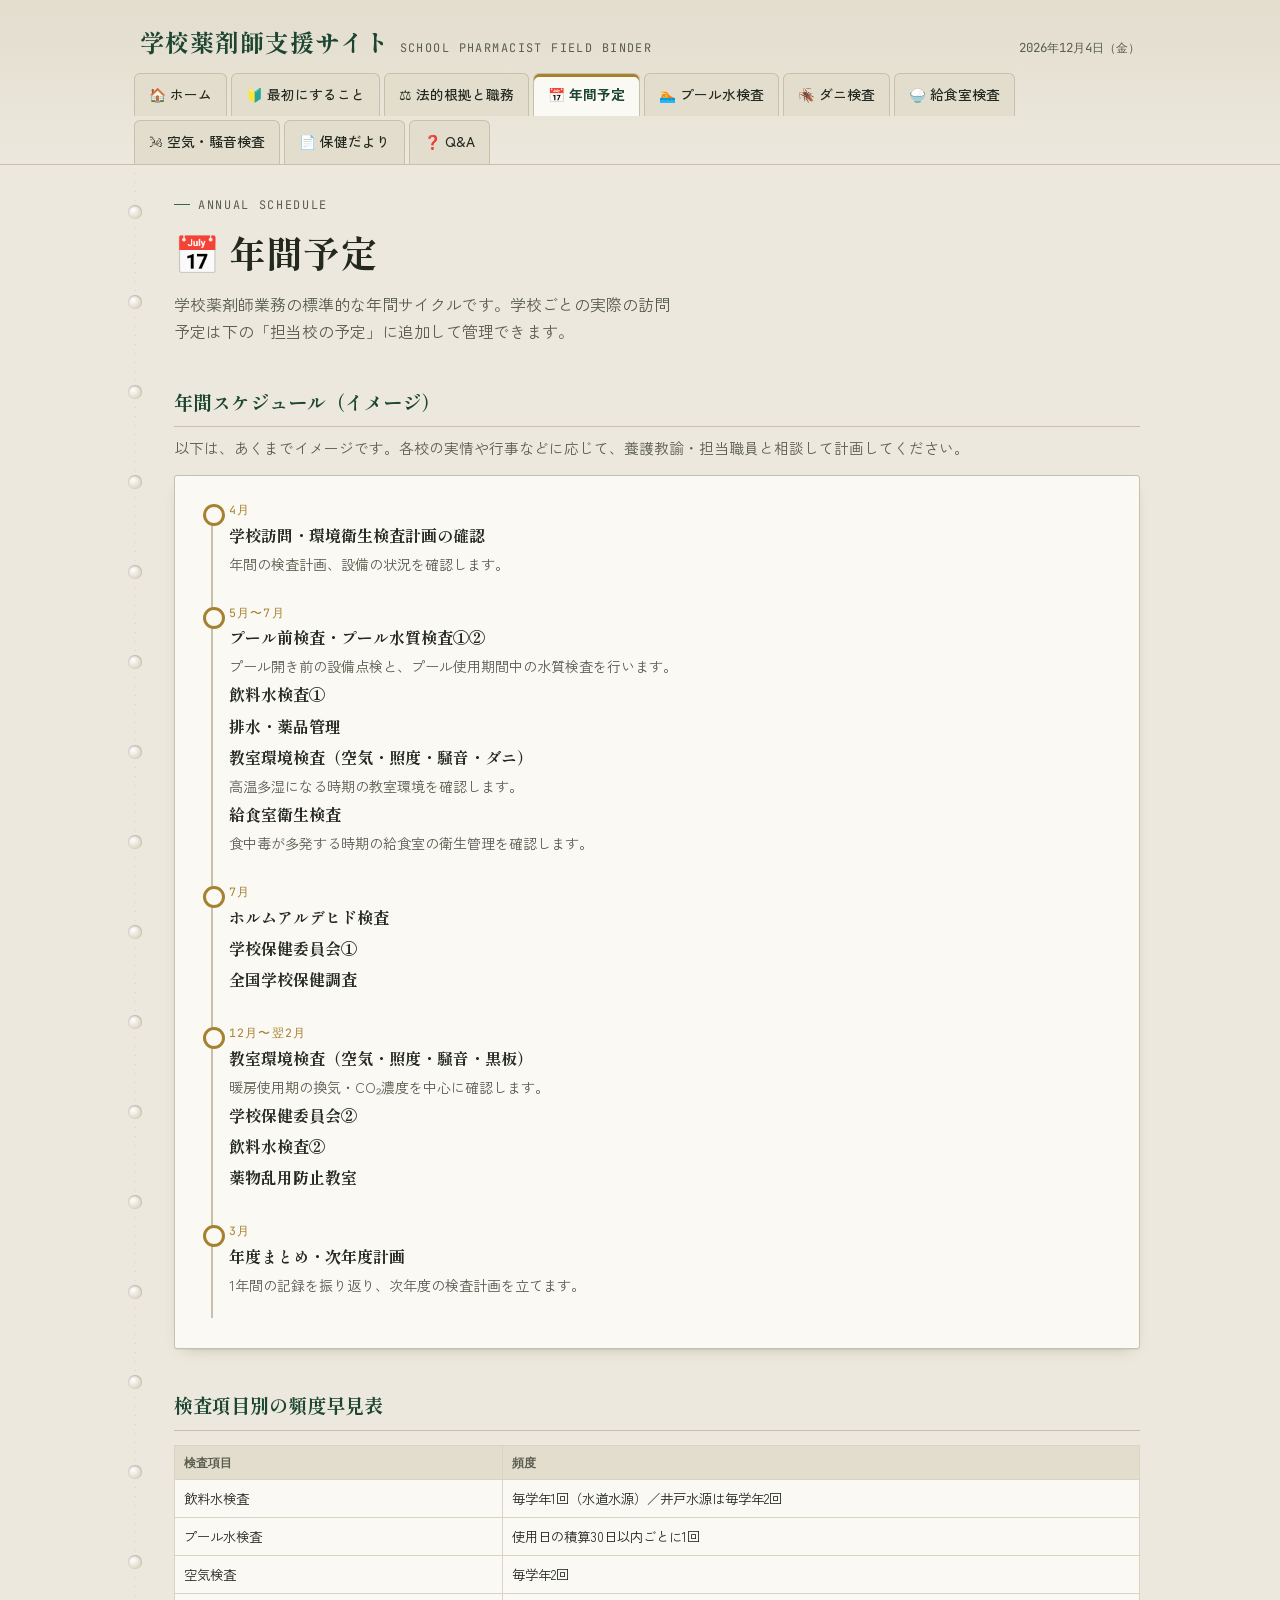
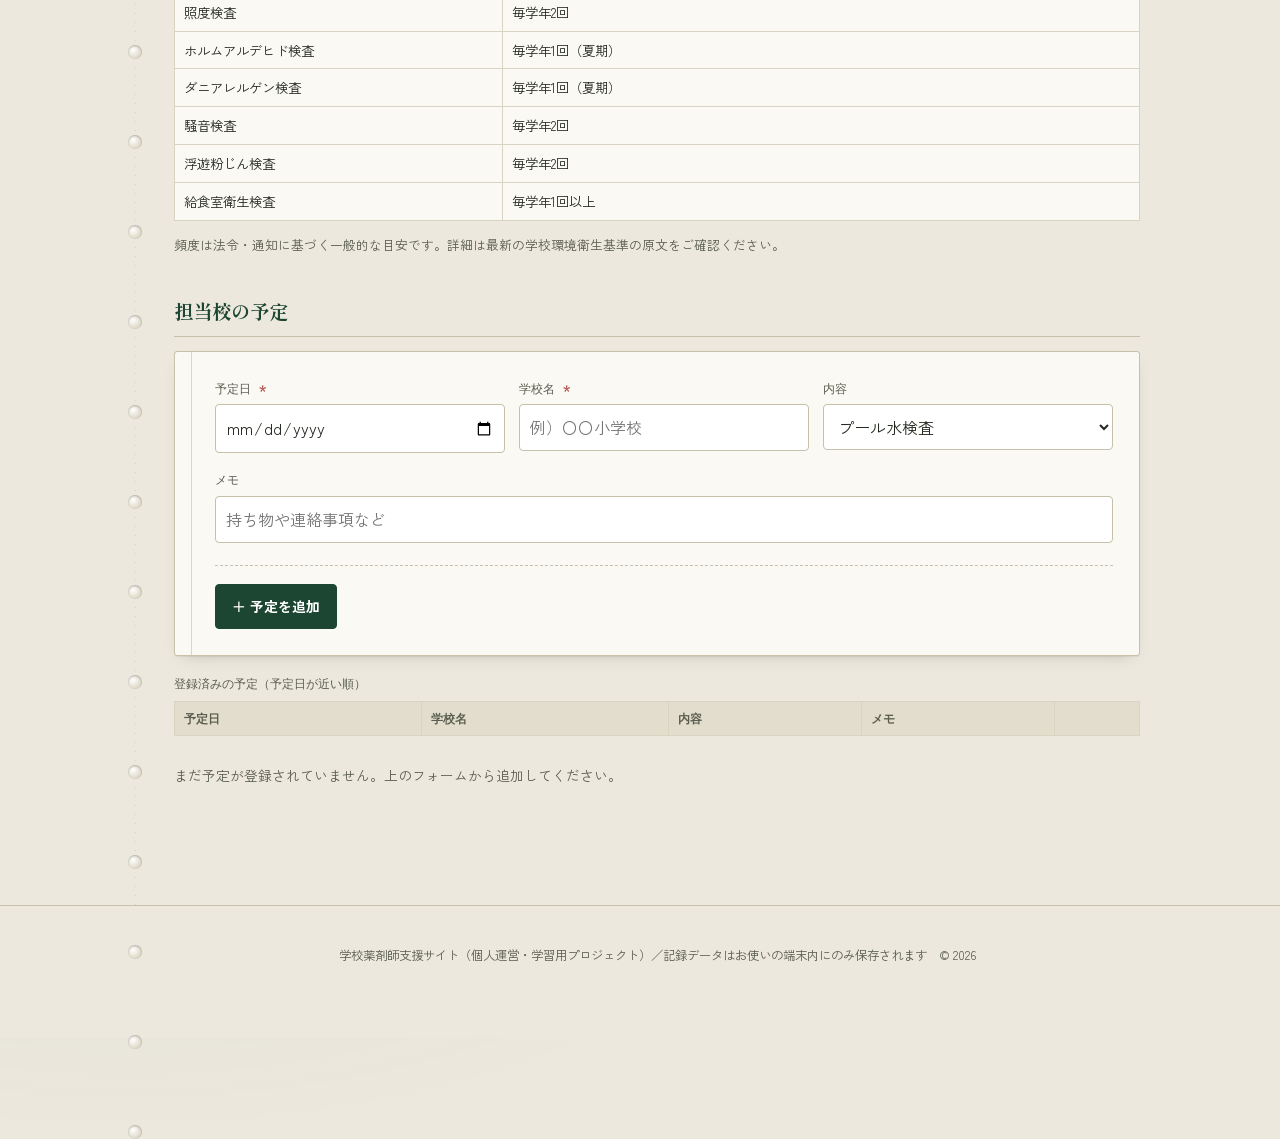
<file: pages/schedule.html>
<!DOCTYPE html>
<html lang="ja">
<head>
<meta charset="UTF-8">
<meta name="viewport" content="width=device-width, initial-scale=1.0">
<title>年間予定｜学校薬剤師支援サイト</title>
<link rel="stylesheet" href="../css/style.css">
</head>
<body>

<header class="site-header">
  <div class="header-top">
    <a class="brand" href="../index.html">
      <span class="mark">学校薬剤師支援サイト</span>
      <span class="sub">SCHOOL PHARMACIST FIELD BINDER</span>
    </a>
    <div class="header-meta" id="today-label"></div>
  </div>
  <nav class="tabnav" aria-label="サイト内ナビゲーション">
    <a href="../index.html">🏠 ホーム</a>
    <a href="first-steps.html" data-cat="first">🔰 最初にすること</a>
    <a href="legal.html" data-cat="legal">⚖ 法的根拠と職務</a>
    <a href="schedule.html" data-cat="schedule">📅 年間予定</a>
    <a href="pool.html">🏊 プール水検査</a>
    <a href="mite.html" data-cat="mite">🪳 ダニ検査</a>
    <a href="kitchen.html" data-cat="kitchen">🍚 給食室検査</a>
    <a href="air.html" data-cat="air">🌬 空気・騒音検査</a>
    <a href="newsletter.html">📄 保健だより</a>
    <a href="qa.html">❓ Q&amp;A</a>
  </nav>
</header>

<div class="binder">
  <div class="binder-holes"></div>
  <main>

    <section class="page-head">
      <p class="eyebrow">ANNUAL SCHEDULE</p>
      <h1>📅 年間予定</h1>
      <p>学校薬剤師業務の標準的な年間サイクルです。学校ごとの実際の訪問予定は下の「担当校の予定」に追加して管理できます。</p>
    </section>

    <h2 class="section-title">年間スケジュール（イメージ）</h2>
    <p style="color:var(--ink-soft);font-size:.92rem;margin-top:-6px;">以下は、あくまでイメージです。各校の実情や行事などに応じて、養護教諭・担当職員と相談して計画してください。</p>
    <div class="card" style="padding:24px 28px;">
      <div class="timeline">
        <div class="tl-item">
          <div class="tl-month">4月</div>
          <h4>学校訪問・環境衛生検査計画の確認</h4>
          <p>年間の検査計画、設備の状況を確認します。</p>
        </div>

        <div class="tl-item">
          <div class="tl-month">5月〜7月</div>
          <h4>プール前検査・プール水質検査①②</h4>
          <p>プール開き前の設備点検と、プール使用期間中の水質検査を行います。</p>
          <h4>飲料水検査①</h4>
          <h4>排水・薬品管理</h4>
          <h4>教室環境検査（空気・照度・騒音・ダニ）</h4>
          <p>高温多湿になる時期の教室環境を確認します。</p>
          <h4>給食室衛生検査</h4>
          <p>食中毒が多発する時期の給食室の衛生管理を確認します。</p>
        </div>

        <div class="tl-item">
          <div class="tl-month">7月</div>
          <h4>ホルムアルデヒド検査</h4>
          <h4>学校保健委員会①</h4>
          <h4>全国学校保健調査</h4>
        </div>

        <div class="tl-item">
          <div class="tl-month">12月〜翌2月</div>
          <h4>教室環境検査（空気・照度・騒音・黒板）</h4>
          <p>暖房使用期の換気・CO₂濃度を中心に確認します。</p>
          <h4>学校保健委員会②</h4>
          <h4>飲料水検査②</h4>
          <h4>薬物乱用防止教室</h4>
        </div>

        <div class="tl-item">
          <div class="tl-month">3月</div>
          <h4>年度まとめ・次年度計画</h4>
          <p>1年間の記録を振り返り、次年度の検査計画を立てます。</p>
        </div>
      </div>
    </div>

    <h2 class="section-title">検査項目別の頻度早見表</h2>
    <div class="table-wrap">
      <table class="records wrap">
        <thead><tr><th>検査項目</th><th>頻度</th></tr></thead>
        <tbody>
          <tr><td>飲料水検査</td><td style="white-space:normal;">毎学年1回（水道水源）／井戸水源は毎学年2回</td></tr>
          <tr><td>プール水検査</td><td style="white-space:normal;">使用日の積算30日以内ごとに1回</td></tr>
          <tr><td>空気検査</td><td>毎学年2回</td></tr>
          <tr><td>照度検査</td><td>毎学年2回</td></tr>
          <tr><td>ホルムアルデヒド検査</td><td>毎学年1回（夏期）</td></tr>
          <tr><td>ダニアレルゲン検査</td><td>毎学年1回（夏期）</td></tr>
          <tr><td>騒音検査</td><td>毎学年2回</td></tr>
          <tr><td>浮遊粉じん検査</td><td>毎学年2回</td></tr>
          <tr><td>給食室衛生検査</td><td>毎学年1回以上</td></tr>
        </tbody>
      </table>
    </div>
    <p style="color:var(--ink-soft);font-size:.8rem;">頻度は法令・通知に基づく一般的な目安です。詳細は最新の学校環境衛生基準の原文をご確認ください。</p>

    <h2 class="section-title">担当校の予定</h2>
    <form class="slip" id="schedule-form">
      <div class="grid grid-3">
        <div class="field">
          <label for="s-date">予定日 <span class="req">*</span></label>
          <input type="date" id="s-date" required>
        </div>
        <div class="field">
          <label for="s-school">学校名 <span class="req">*</span></label>
          <input type="text" id="s-school" required placeholder="例）〇〇小学校">
        </div>
        <div class="field">
          <label for="s-type">内容</label>
          <select id="s-type">
            <option>プール水検査</option>
            <option>ダニ検査</option>
            <option>給食室検査</option>
            <option>空気・騒音検査</option>
            <option>学校訪問</option>
            <option>その他</option>
          </select>
        </div>
      </div>
      <div class="field">
        <label for="s-note">メモ</label>
        <input type="text" id="s-note" placeholder="持ち物や連絡事項など">
      </div>
      <div class="form-actions">
        <button type="submit" class="btn-primary">＋ 予定を追加</button>
        <span class="status-msg" id="status"></span>
      </div>
    </form>

    <div class="table-wrap" style="margin-top:18px;">
      <table class="records" id="records-table">
        <caption>登録済みの予定（予定日が近い順）</caption>
        <thead><tr><th>予定日</th><th>学校名</th><th>内容</th><th>メモ</th><th></th></tr></thead>
        <tbody id="records-body"></tbody>
      </table>
      <p class="empty-note" id="empty-note" style="display:none;">まだ予定が登録されていません。上のフォームから追加してください。</p>
    </div>

  </main>
</div>

<footer class="site-footer">
  <div class="binder">
    <p>学校薬剤師支援サイト（個人運営・学習用プロジェクト）／記録データはお使いの端末内にのみ保存されます　&copy; <span class="footer-year"></span></p>
  </div>
</footer>

<script src="../js/app.js"></script>
<script src="../js/storage.js"></script>
<script>
const TYPE = "schedule";
const form = document.getElementById("schedule-form");
const statusEl = document.getElementById("status");

form.addEventListener("submit", (e) => {
  e.preventDefault();
  const data = {
    date: document.getElementById("s-date").value,
    school: document.getElementById("s-school").value,
    type: document.getElementById("s-type").value,
    note: document.getElementById("s-note").value,
  };
  Storage.saveRecord(TYPE, data);
  form.reset();
  flashStatus(statusEl, "追加しました");
  renderTable();
});

function sortedRecords(){
  return Storage.getRecords(TYPE).slice().sort((a,b) => (a.date || "9999").localeCompare(b.date || "9999"));
}

function renderTable(){
  const records = sortedRecords();
  const body = document.getElementById("records-body");
  const empty = document.getElementById("empty-note");
  body.innerHTML = "";
  empty.style.display = records.length ? "none" : "block";
  const today = new Date().toISOString().slice(0,10);
  records.forEach((r) => {
    const tr = document.createElement("tr");
    const upcoming = r.date >= today;
    tr.innerHTML = `
      <td>${r.date || ""} ${upcoming ? "🔸" : ""}</td>
      <td>${r.school || ""}</td>
      <td>${r.type || ""}</td>
      <td>${r.note || ""}</td>
      <td><button class="row-del" title="削除" data-id="${r.id}">✕</button></td>
    `;
    body.appendChild(tr);
  });
  body.querySelectorAll(".row-del").forEach((btn) => {
    btn.addEventListener("click", () => {
      Storage.deleteRecord(TYPE, btn.dataset.id);
      renderTable();
    });
  });
}
renderTable();
</script>
</body>
</html>
</file>
<file: css/style.css>
/* ==========================================================================
   学校薬剤師支援サイト — スタイルシート
   コンセプト: 「現場検査帳票（フィールドバインダー）」
   実際の検査現場で使う紙のバインダー・帳票を思わせる質感。
   タブ区切りのナビゲーション、パンチ穴、朱色の検印スタンプが特徴。
   ========================================================================== */

@import url('https://fonts.googleapis.com/css2?family=Shippori+Mincho:wght@500;700;800&family=Zen+Kaku+Gothic+New:wght@400;500;700;900&family=JetBrains+Mono:wght@400;600&display=swap');

:root{
  /* ---- カラートークン ---- */
  --paper:        #ece8dd;   /* 帳票用紙のベース */
  --paper-deep:    #e2ddcd;  /* タブ・枠の背景 */
  --card:         #fbf9f3;   /* 個々の帳票カード */
  --ink:          #23291f;   /* 本文の黒に近いインク色 */
  --ink-soft:     #5a5d4f;   /* 補足テキスト */
  --line:         #c7c0aa;   /* 罫線・パンチ穴・枠線 */
  --line-soft:    #d9d3c1;
  --green:        #2f6b4f;   /* 薬剤師/衛生を象徴するメイングリーン */
  --green-deep:   #1c4632;
  --green-pale:   #dbe8de;
  --stamp:        #a6332b;   /* 検印(判子)の朱色 — 注意/ステータス用 */
  --stamp-pale:   #f3ddd9;
  --gold:         #a6812f;   /* 補助アクセント(年間予定などに使用) */

  --font-display: 'Shippori Mincho', serif;
  --font-body: 'Zen Kaku Gothic New', sans-serif;
  --font-mono: 'JetBrains Mono', monospace;

  --radius: 3px;
  --shadow-card: 0 1px 0 rgba(35,41,31,0.06), 0 6px 16px -10px rgba(35,41,31,0.35);
}

*{ box-sizing: border-box; }
html{ scroll-behavior: smooth; }

body{
  margin:0;
  background:
    radial-gradient(1200px 600px at 10% -10%, rgba(47,107,79,0.06), transparent 60%),
    var(--paper);
  color: var(--ink);
  font-family: var(--font-body);
  line-height: 1.7;
  -webkit-font-smoothing: antialiased;
}

a{ color: var(--green-deep); }
img{ max-width: 100%; }

:focus-visible{
  outline: 3px solid var(--gold);
  outline-offset: 2px;
}

@media (prefers-reduced-motion: reduce){
  *{ animation-duration: 0.01ms !important; transition-duration: 0.01ms !important; }
}

/* ==========================================================================
   バインダー穴（左マージンの装飾） — サイト全体の「紙の帳票」感の署名要素
   ========================================================================== */
.binder{
  position: relative;
  max-width: 1040px;
  margin: 0 auto;
  padding-left: 34px;
}
.binder-holes{
  position: absolute;
  left: 0; top: 0; bottom: 0;
  width: 34px;
  display: none;
}
@media (min-width: 900px){
  .binder-holes{ display: block; }
  .binder-holes::before{
    content: "";
    position: absolute;
    left: 15px; top: 0; bottom: 0;
    width: 1px;
    background: repeating-linear-gradient(to bottom, transparent 0 8px, var(--line) 8px 9px);
    opacity: .5;
  }
}
.binder-holes span{
  position: absolute;
  left: 8px;
  width: 14px; height: 14px;
  border-radius: 50%;
  background: radial-gradient(circle at 35% 35%, #fff, var(--paper-deep) 60%, var(--line) 100%);
  box-shadow: inset 0 1px 2px rgba(0,0,0,.25);
}

/* ==========================================================================
   ヘッダー / タブナビゲーション（バインダーの背表紙タブを模したメニュー）
   ========================================================================== */
.site-header{
  border-bottom: 1px solid var(--line);
  background: linear-gradient(180deg, var(--paper-deep), var(--paper));
}
.header-top{
  max-width: 1040px;
  margin: 0 auto;
  padding: 22px 20px 10px;
  display: flex;
  align-items: baseline;
  justify-content: space-between;
  gap: 12px;
  flex-wrap: wrap;
}
.brand{
  display:flex;
  align-items:baseline;
  gap:10px;
  text-decoration:none;
  color:var(--ink);
}
.brand .mark{
  font-family: var(--font-display);
  font-weight: 800;
  font-size: 1.5rem;
  color: var(--green-deep);
  letter-spacing: .04em;
}
.brand .sub{
  font-size: .74rem;
  color: var(--ink-soft);
  letter-spacing: .12em;
  font-family: var(--font-mono);
}
.header-meta{
  font-family: var(--font-mono);
  font-size: .78rem;
  color: var(--ink-soft);
  text-align:right;
}

.tabnav{
  max-width: 1040px;
  margin: 0 auto;
  display: flex;
  flex-wrap: wrap;
  gap: 4px;
  padding: 0 14px;
}
.tabnav a{
  --tab-c: var(--green);
  position: relative;
  text-decoration: none;
  color: var(--ink);
  font-size: .86rem;
  font-weight: 500;
  padding: 9px 14px 10px;
  border: 1px solid var(--line);
  border-bottom: none;
  border-radius: 6px 6px 0 0;
  background: var(--paper-deep);
  white-space: nowrap;
}
.tabnav a:hover{ background: var(--card); }
.tabnav a.active{
  background: var(--card);
  color: var(--green-deep);
  font-weight: 700;
  box-shadow: inset 0 3px 0 var(--tab-c);
}
.tabnav a[data-cat="mite"]{ --tab-c:#7a5a2c; }
.tabnav a[data-cat="legal"]{ --tab-c:#4a3a7a; }
.tabnav a[data-cat="first"]{ --tab-c:#1c6b6b; }
.tabnav a[data-cat="kitchen"]{ --tab-c:#a6332b; }
.tabnav a[data-cat="air"]{ --tab-c:#375d8a; }
.tabnav a[data-cat="schedule"]{ --tab-c:#a6812f; }

/* ==========================================================================
   共通レイアウト
   ========================================================================== */
main{ max-width: 1040px; margin: 0 auto; padding: 30px 20px 90px; }

.page-head{ margin-bottom: 26px; }
.eyebrow{
  font-family: var(--font-mono);
  font-size: .74rem;
  letter-spacing: .14em;
  color: var(--green-deep);
  text-transform: uppercase;
  display:flex;
  align-items:center;
  gap: 8px;
}
.eyebrow::before{
  content:"";
  width:16px; height:1px; background: var(--green);
}
.page-head h1{
  font-family: var(--font-display);
  font-size: clamp(1.6rem, 3vw, 2.3rem);
  margin: 6px 0 8px;
  color: var(--ink);
}
.page-head p{ color: var(--ink-soft); max-width: 62ch; margin:0; }

.section-title{
  font-family: var(--font-display);
  font-size: 1.2rem;
  margin: 40px 0 14px;
  padding-bottom: 8px;
  border-bottom: 1px solid var(--line);
  color: var(--green-deep);
}

/* ==========================================================================
   カード（帳票用紙）
   ========================================================================== */
.card{
  background: var(--card);
  border: 1px solid var(--line);
  border-radius: var(--radius);
  box-shadow: var(--shadow-card);
}

.grid{
  display:grid;
  gap: 14px;
}
.grid-2{ grid-template-columns: repeat(2, 1fr); }
.grid-3{ grid-template-columns: repeat(3, 1fr); }
@media (max-width: 720px){
  .grid-2, .grid-3{ grid-template-columns: 1fr; }
}

/* ホームのメニューカード */
.menu-card{
  display:block;
  padding: 20px;
  text-decoration:none;
  color: var(--ink);
  position: relative;
  overflow:hidden;
  transition: transform .15s ease, box-shadow .15s ease;
}
.menu-card:hover{ transform: translateY(-2px); box-shadow: 0 10px 22px -12px rgba(35,41,31,.4); }
.menu-card .tag{
  font-family: var(--font-mono);
  font-size: .68rem;
  color: var(--green-deep);
  letter-spacing: .1em;
}
.menu-card h3{
  font-family: var(--font-display);
  margin: 6px 0 4px;
  font-size: 1.15rem;
}
.menu-card p{ margin:0; font-size:.86rem; color: var(--ink-soft); }
.menu-card .icon{
  position:absolute; right: 14px; top: 14px;
  font-size: 1.6rem; opacity:.5;
}

/* ==========================================================================
   検査票フォーム（署名要素: 実際の紙の検査票を模したフォーム）
   ========================================================================== */
.slip{
  background:
    linear-gradient(var(--card), var(--card)) padding-box,
    repeating-linear-gradient(0deg, transparent 0 27px, var(--line-soft) 27px 28px) content-box;
  border: 1px solid var(--line);
  border-radius: var(--radius);
  box-shadow: var(--shadow-card);
  padding: 26px 26px 26px 40px;
  position: relative;
}
.slip::before{
  content:"";
  position:absolute; left:16px; top:0; bottom:0; width:1px;
  background: var(--line);
  opacity:.6;
}
.slip .stamp{
  position:absolute;
  top: 18px; right: 22px;
  width: 64px; height: 64px;
  border: 2.5px solid var(--stamp);
  border-radius: 50%;
  color: var(--stamp);
  font-family: var(--font-display);
  font-weight: 800;
  font-size: .78rem;
  display:flex; align-items:center; justify-content:center;
  text-align:center;
  transform: rotate(-8deg);
  opacity: .85;
  pointer-events:none;
}

.field{ margin-bottom: 16px; }
.field label{
  display:block;
  font-size: .78rem;
  color: var(--ink-soft);
  margin-bottom: 5px;
  font-family: var(--font-mono);
  letter-spacing: .02em;
}
.field .req{ color: var(--stamp); }
.field input[type="text"],
.field input[type="date"],
.field input[type="number"],
.field input[type="time"],
.field select,
.field textarea{
  width: 100%;
  padding: 9px 10px;
  border: 1px solid var(--line);
  border-radius: 4px;
  background: #fff;
  font: inherit;
  color: var(--ink);
}
.field textarea{ min-height: 84px; resize: vertical; }
.field .unit{ font-family: var(--font-mono); font-size:.78rem; color:var(--ink-soft); margin-left:6px; }
.field-row{ display:flex; align-items:center; gap:6px; flex-wrap:wrap; }

.checks{ display:flex; flex-wrap:wrap; gap: 10px 18px; }
.checks label{
  display:flex; align-items:center; gap:6px;
  font-size:.88rem; color: var(--ink);
}

.form-actions{
  display:flex; gap:10px; flex-wrap:wrap;
  margin-top: 22px;
  padding-top: 18px;
  border-top: 1px dashed var(--line);
}

button, .btn{
  font: inherit;
  cursor:pointer;
  border-radius: 4px;
  border: 1px solid var(--line);
  background: var(--paper-deep);
  color: var(--ink);
  padding: 10px 16px;
  font-size: .86rem;
  font-weight:600;
  text-decoration:none;
  display:inline-flex;
  align-items:center;
  gap:6px;
}
button:hover, .btn:hover{ background: var(--card); }
.btn-primary{
  background: var(--green-deep);
  border-color: var(--green-deep);
  color: #fff;
}
.btn-primary:hover{ background: var(--green); }
.btn-ghost{ background: transparent; }
.btn-danger{ color: var(--stamp); border-color: var(--stamp-pale); }
.btn-danger:hover{ background: var(--stamp-pale); }

.status-msg{
  font-size:.82rem; font-family: var(--font-mono);
  padding: 8px 10px; border-radius:4px;
  display:none;
}
.status-msg.show{ display:inline-block; }
.status-msg.ok{ background: var(--green-pale); color: var(--green-deep); }

/* ==========================================================================
   保存済み記録一覧（テーブル）
   ========================================================================== */
.table-wrap{ overflow-x:auto; }
table.records{
  width:100%;
  border-collapse: collapse;
  font-size: .84rem;
  background: var(--card);
}
table.records caption{ text-align:left; font-family:var(--font-mono); font-size:.76rem; color:var(--ink-soft); margin-bottom:6px; }
table.records th, table.records td{
  border: 1px solid var(--line-soft);
  padding: 7px 9px;
  text-align:left;
  white-space:nowrap;
}
table.records.wrap th, table.records.wrap td{ white-space: normal; vertical-align: top; }
table.records th{
  background: var(--paper-deep);
  font-weight:700;
  font-family: var(--font-mono);
  font-size:.72rem;
  color: var(--ink-soft);
}
table.records td.num{ font-family: var(--font-mono); text-align:right; }
.badge{
  display:inline-block;
  padding: 2px 8px;
  border-radius: 20px;
  font-size:.72rem;
  font-weight:700;
}
.badge.pass{ background: var(--green-pale); color: var(--green-deep); }
.badge.fail{ background: var(--stamp-pale); color: var(--stamp); }
.row-del{ background:transparent; border:none; color:var(--ink-soft); cursor:pointer; font-size:.9rem; padding:2px 6px; }
.row-del:hover{ color: var(--stamp); }
.empty-note{ color: var(--ink-soft); font-size:.86rem; padding: 14px 0; }

/* ==========================================================================
   検査手順(手順ステップ)
   ========================================================================== */
.steps{ list-style:none; margin:0; padding:0; counter-reset: step; }
.steps li{
  counter-increment: step;
  position:relative;
  padding: 12px 0 12px 40px;
  border-bottom: 1px dashed var(--line);
}
.steps li:last-child{ border-bottom:none; }
.steps li::before{
  content: counter(step);
  position:absolute; left:0; top:10px;
  width: 26px; height:26px;
  border-radius:50%;
  background: var(--green-deep);
  color:#fff;
  font-family:var(--font-mono); font-size:.78rem; font-weight:700;
  display:flex; align-items:center; justify-content:center;
}
.steps li b{ color: var(--green-deep); }

.criteria{
  background: var(--green-pale);
  border-left: 3px solid var(--green);
  padding: 12px 16px;
  border-radius: 0 4px 4px 0;
  font-size:.9rem;
  margin: 14px 0;
}
.criteria b{ color: var(--green-deep); }

/* ==========================================================================
   年間予定（タイムライン）
   ========================================================================== */
.timeline{ position:relative; padding-left: 26px; }
.timeline::before{
  content:""; position:absolute; left:8px; top:6px; bottom:6px; width:2px;
  background: var(--line);
}
.tl-item{ position:relative; padding-bottom: 26px; }
.tl-item::before{
  content:"";
  position:absolute; left:-26px; top:4px;
  width:16px; height:16px; border-radius:50%;
  background: var(--card); border:3px solid var(--gold);
}
.tl-month{
  font-family: var(--font-mono);
  font-size:.72rem; color: var(--gold); letter-spacing:.1em;
}
.tl-item h4{ margin:2px 0 4px; font-family: var(--font-display); }
.tl-item p{ margin:0; color: var(--ink-soft); font-size:.88rem; }
.tl-item ul.tl-sublist{ list-style:none; margin:8px 0 0; padding:0; }
.tl-item ul.tl-sublist li{
  position:relative;
  padding-left:14px;
  margin-top:6px;
  font-size:.86rem;
  color: var(--ink-soft);
  line-height:1.5;
}
.tl-item ul.tl-sublist li::before{
  content:"–";
  position:absolute; left:0;
  color: var(--gold);
}
.tl-item ul.tl-sublist li b{
  color: var(--ink);
  font-weight: 700;
}

/* ==========================================================================
   保健だより / Q&A
   ========================================================================== */
.newsletter-list{ list-style:none; margin:0; padding:0; display:grid; gap:10px; }
.newsletter-list li{
  background:var(--card); border:1px solid var(--line); border-radius:var(--radius);
  padding: 14px 16px; display:flex; justify-content:space-between; gap:10px; align-items:center;
}
.newsletter-list .meta{ font-family:var(--font-mono); font-size:.72rem; color:var(--ink-soft); }

.qa-search{
  display:flex; gap:8px; margin-bottom: 22px;
}
.qa-search input{
  flex:1; padding: 11px 14px; border:1px solid var(--line); border-radius:4px; font:inherit;
}
.qa-item{
  border:1px solid var(--line); border-radius:var(--radius); background:var(--card);
  margin-bottom:8px; overflow:hidden;
}
.qa-item summary{
  cursor:pointer; padding: 13px 16px; font-weight:700; list-style:none;
  display:flex; align-items:center; gap:10px;
}
.qa-item summary::-webkit-details-marker{ display:none; }
.qa-item summary::before{ content:"Q"; color:#fff; background:var(--green-deep); width:22px; height:22px; border-radius:50%; font-family:var(--font-mono); font-size:.72rem; display:flex; align-items:center; justify-content:center; flex-shrink:0; }
.qa-item .a{ padding: 0 16px 16px 48px; color: var(--ink-soft); font-size:.92rem; }
.qa-cat{ font-family:var(--font-mono); font-size:.68rem; color:var(--green-deep); background:var(--green-pale); padding:2px 8px; border-radius:20px; margin-left:auto; }

/* ==========================================================================
   写真添付（プレビュー・サムネイル・ライトボックス）
   ========================================================================== */
.photo-preview{
  display:flex; flex-wrap:wrap; gap:8px; margin-top:8px;
}
.photo-thumb{
  position:relative;
  width: 84px; height: 84px;
  border: 1px solid var(--line);
  border-radius: 4px;
  overflow: hidden;
  background: var(--paper-deep);
}
.photo-thumb img{ width:100%; height:100%; object-fit:cover; display:block; }
.photo-thumb button{
  position:absolute; top:2px; right:2px;
  width:18px; height:18px;
  border-radius:50%;
  background: rgba(35,41,31,.72);
  color:#fff; border:none;
  font-size: 10px; line-height:1;
  padding:0;
  cursor:pointer;
}
.photo-note{
  align-self:center;
  font-size:.74rem;
  color: var(--ink-soft);
  font-family: var(--font-mono);
}

.table-thumb{
  width:38px; height:38px;
  object-fit:cover;
  border-radius:3px;
  border:1px solid var(--line);
  cursor:pointer;
  margin-right:3px;
  vertical-align:middle;
}

.lightbox-overlay{
  position:fixed; inset:0;
  background: rgba(20,22,18,.86);
  display:none;
  align-items:center; justify-content:center;
  padding: 24px;
  z-index: 999;
  cursor: zoom-out;
}
.lightbox-overlay.show{ display:flex; }
.lightbox-overlay img{
  max-width: 92vw; max-height: 92vh;
  border-radius: 4px;
  box-shadow: 0 20px 60px rgba(0,0,0,.5);
}

/* ==========================================================================
   保存容量メーター
   ========================================================================== */
.storage-meter{
  font-family: var(--font-mono);
  font-size: .74rem;
  color: var(--ink-soft);
  display:flex;
  align-items:center;
  gap:8px;
}
.storage-meter .bar{
  width: 90px; height: 6px;
  background: var(--paper-deep);
  border-radius: 4px;
  overflow:hidden;
  border: 1px solid var(--line);
}
.storage-meter .bar > span{
  display:block; height:100%;
  background: var(--green);
}
.storage-meter.warn{ color: var(--stamp); }
.storage-meter.warn .bar > span{ background: var(--stamp); }

/* ==========================================================================
   フッター
   ========================================================================== */
.site-footer{
  border-top: 1px solid var(--line);
  padding: 26px 20px 60px;
  text-align:center;
  color: var(--ink-soft);
  font-size:.78rem;
}

/* 印刷時 */
@media print{
  .site-header, .tabnav, .form-actions, .site-footer, .binder-holes{ display:none !important; }
  body{ background:#fff; }
  .slip{ box-shadow:none; border-color:#999; }
}
</file>
